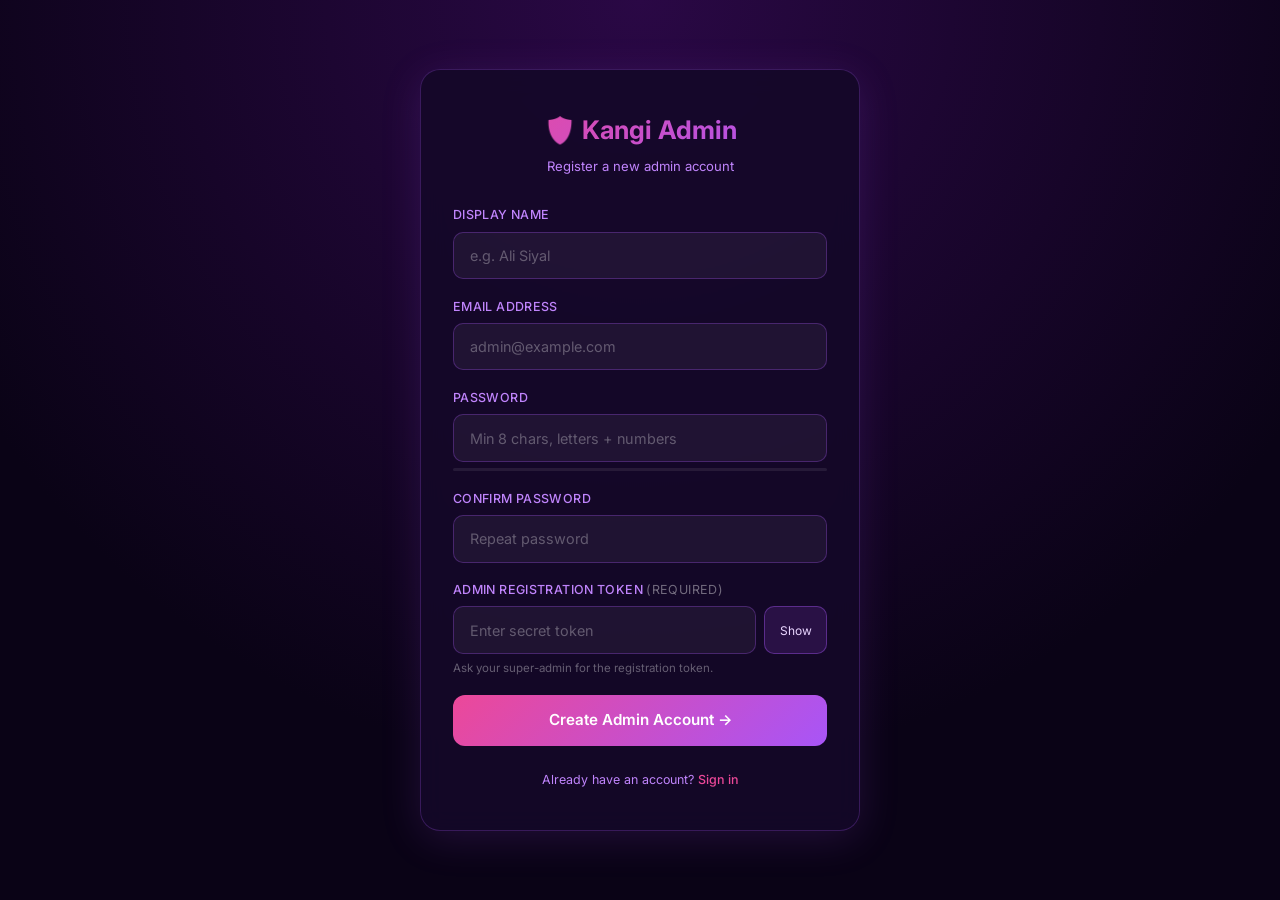
<file: rgr.html>
<!DOCTYPE html>
<html lang="en" data-theme="dark">
<head>
  <meta charset="UTF-8" />
  <meta name="viewport" content="width=device-width, initial-scale=1.0" />
  <title>Register Admin — Kangi Dashboard</title>
  <link rel="preconnect" href="https://fonts.googleapis.com" />
  <link href="https://fonts.googleapis.com/css2?family=Inter:wght@300;400;500;600;700&display=swap" rel="stylesheet" />
  <link rel="stylesheet" href="styles.css" />
  <style>
    /* ── Page layout ── */
    .rgr-wrap {
      min-height: 100vh;
      display: flex;
      align-items: center;
      justify-content: center;
      padding: 2rem 1rem;
    }

    .rgr-card {
      background: rgba(20, 8, 40, 0.90);
      border: 1px solid rgba(168,85,247,0.25);
      border-radius: 20px;
      padding: 2.5rem 2rem;
      width: 100%;
      max-width: 440px;
      box-shadow: 0 8px 40px rgba(168,85,247,0.15);
      backdrop-filter: blur(12px);
    }

    .rgr-logo {
      text-align: center;
      margin-bottom: 1.8rem;
    }
    .rgr-logo h1 {
      font-size: 1.6rem;
      font-weight: 700;
      background: linear-gradient(135deg, #ec4899, #a855f7);
      -webkit-background-clip: text;
      -webkit-text-fill-color: transparent;
      background-clip: text;
      margin: 0 0 0.3rem;
    }
    .rgr-logo p {
      font-size: 0.82rem;
      color: var(--text-3);
      margin: 0;
    }

    /* ── Form ── */
    .rgr-form .field {
      margin-bottom: 1.1rem;
    }
    .rgr-form label {
      display: block;
      font-size: 0.78rem;
      font-weight: 500;
      color: var(--text-3);
      margin-bottom: 0.4rem;
      letter-spacing: 0.03em;
      text-transform: uppercase;
    }
    .rgr-form input {
      width: 100%;
      background: rgba(255,255,255,0.05);
      border: 1px solid rgba(168,85,247,0.3);
      border-radius: 10px;
      padding: 0.7rem 1rem;
      font-size: 0.9rem;
      color: var(--text);
      outline: none;
      transition: border-color 0.2s, box-shadow 0.2s;
      box-sizing: border-box;
    }
    .rgr-form input:focus {
      border-color: rgba(236,72,153,0.7);
      box-shadow: 0 0 0 3px rgba(236,72,153,0.12);
    }
    .rgr-form input::placeholder { color: rgba(255,255,255,0.3); }

    /* ── Token field ── */
    .token-row {
      display: flex;
      gap: 0.5rem;
    }
    .token-row input { flex: 1; }
    .token-row button {
      background: rgba(168,85,247,0.15);
      border: 1px solid rgba(168,85,247,0.4);
      border-radius: 10px;
      color: var(--text-2);
      font-size: 0.75rem;
      padding: 0 0.9rem;
      cursor: pointer;
      white-space: nowrap;
      transition: background 0.2s;
    }
    .token-row button:hover { background: rgba(168,85,247,0.3); }

    /* ── Strength bar ── */
    .strength-bar {
      height: 3px;
      border-radius: 2px;
      margin-top: 0.4rem;
      background: rgba(255,255,255,0.08);
      overflow: hidden;
    }
    .strength-fill {
      height: 100%;
      border-radius: 2px;
      width: 0%;
      transition: width 0.3s, background 0.3s;
    }

    /* ── Submit ── */
    .rgr-submit {
      width: 100%;
      padding: 0.85rem;
      border-radius: 12px;
      border: none;
      background: linear-gradient(135deg, #ec4899, #a855f7);
      color: #fff;
      font-size: 0.95rem;
      font-weight: 600;
      cursor: pointer;
      margin-top: 0.5rem;
      transition: opacity 0.2s, transform 0.1s;
      display: flex;
      align-items: center;
      justify-content: center;
      gap: 0.5rem;
    }
    .rgr-submit:hover  { opacity: 0.9; }
    .rgr-submit:active { transform: scale(0.98); }
    .rgr-submit:disabled { opacity: 0.5; cursor: not-allowed; }

    /* ── Alert ── */
    .rgr-alert {
      border-radius: 10px;
      padding: 0.7rem 1rem;
      font-size: 0.82rem;
      margin-bottom: 1.1rem;
      display: none;
    }
    .rgr-alert.show  { display: block; }
    .rgr-alert.error   { background: rgba(239,68,68,0.15); border: 1px solid rgba(239,68,68,0.4); color: #fca5a5; }
    .rgr-alert.success { background: rgba(16,185,129,0.15); border: 1px solid rgba(16,185,129,0.4); color: #6ee7b7; }
    .rgr-alert.info    { background: rgba(168,85,247,0.12); border: 1px solid rgba(168,85,247,0.3); color: var(--text-3); }

    /* ── Loader ── */
    .btn-loader {
      width: 16px; height: 16px;
      border: 2px solid rgba(255,255,255,0.3);
      border-top-color: #fff;
      border-radius: 50%;
      animation: spin 0.7s linear infinite;
      display: none;
    }
    .rgr-submit.loading .btn-loader { display: block; }
    .rgr-submit.loading .btn-text   { display: none; }

    @keyframes spin { to { transform: rotate(360deg); } }

    /* ── Footer ── */
    .rgr-footer {
      text-align: center;
      margin-top: 1.5rem;
      font-size: 0.78rem;
      color: var(--text-3);
    }
    .rgr-footer a {
      color: var(--pink);
      text-decoration: none;
      font-weight: 500;
    }
    .rgr-footer a:hover { text-decoration: underline; }

    /* ── Token hint ── */
    .hint { font-size: 0.72rem; color: rgba(255,255,255,0.35); margin-top: 0.3rem; }

    /* ── Success state ── */
    .success-screen {
      text-align: center;
      display: none;
    }
    .success-screen.show { display: block; }
    .success-icon {
      font-size: 3rem;
      margin-bottom: 1rem;
    }
    .success-screen h2 {
      font-size: 1.3rem;
      font-weight: 600;
      margin: 0 0 0.5rem;
    }
    .success-screen p {
      font-size: 0.85rem;
      color: var(--text-2);
      margin: 0 0 1.5rem;
    }
  </style>
</head>
<body>
  <div class="rgr-wrap">
    <div class="rgr-card">

      <!-- Logo / Title -->
      <div class="rgr-logo">
        <h1>🛡️ Kangi Admin</h1>
        <p>Register a new admin account</p>
      </div>

      <!-- Alert -->
      <div id="rgrAlert" class="rgr-alert"></div>

      <!-- Registration Form -->
      <form id="rgrForm" class="rgr-form" autocomplete="off">

        <div class="field">
          <label for="rgrName">Display Name</label>
          <input id="rgrName" type="text" placeholder="e.g. Ali Siyal" required />
        </div>

        <div class="field">
          <label for="rgrEmail">Email Address</label>
          <input id="rgrEmail" type="email" placeholder="admin@example.com" required />
        </div>

        <div class="field">
          <label for="rgrPass">Password</label>
          <input id="rgrPass" type="password" placeholder="Min 8 chars, letters + numbers" required />
          <div class="strength-bar"><div id="strengthFill" class="strength-fill"></div></div>
        </div>

        <div class="field">
          <label for="rgrConfirm">Confirm Password</label>
          <input id="rgrConfirm" type="password" placeholder="Repeat password" required />
        </div>

        <div class="field">
          <label for="rgrToken">Admin Registration Token <span style="color:rgba(255,255,255,0.4);font-weight:400;">(required)</span></label>
          <div class="token-row">
            <input id="rgrToken" type="password" placeholder="Enter secret token" required />
            <button type="button" id="toggleToken">Show</button>
          </div>
          <div class="hint">Ask your super-admin for the registration token.</div>
        </div>

        <button type="submit" class="rgr-submit" id="rgrBtn">
          <div class="btn-loader"></div>
          <span class="btn-text">Create Admin Account →</span>
        </button>
      </form>

      <!-- Success screen (shown after registration) -->
      <div id="successScreen" class="success-screen">
        <div class="success-icon">✅</div>
        <h2>Admin Account Created!</h2>
        <p id="successMsg">Your account has been registered and granted admin access.</p>
        <a href="index.html" class="rgr-submit" style="text-decoration:none;">Go to Dashboard →</a>
      </div>

      <div class="rgr-footer">
        Already have an account? <a href="index.html">Sign in</a>
      </div>
    </div>
  </div>

  <script>
    /* ================================================================
       rgr.html — Admin Registration Page
       Accessible at: http://localhost:8080/rgr.html

       Security model:
         - Requires a REGISTRATION_TOKEN that only you know
         - Token is compared client-side (suitable for local/trusted use)
         - After signup, grants is_admin = true via Supabase RPC
         - For production: move token check to a Supabase Edge Function
       ================================================================ */

    const SUPABASE_URL  = 'https://bfqwlcjflbybhltiflkt.supabase.co';
    const SUPABASE_ANON = 'eyJhbGciOiJIUzI1NiIsInR5cCI6IkpXVCJ9.eyJpc3MiOiJzdXBhYmFzZSIsInJlZiI6ImJmcXdsY2pmbGJ5YmhsdGlmbGt0Iiwicm9sZSI6ImFub24iLCJpYXQiOjE3OTQ4MTUyNjksImV4cCI6MjExMDM5MTI2OX0.0L2agSv5n9-5iXfcUavgJktXRfL1Hs8InvCW2N2YYbk';

    // ── Change this to your own secret token ──────────────────────
    // Anyone who knows this token can create an admin account.
    // Keep it private — share only with trusted team members.
    const REGISTRATION_TOKEN = 'kangi-admin-2024';
    // ─────────────────────────────────────────────────────────────

    const form        = document.getElementById('rgrForm');
    const btn         = document.getElementById('rgrBtn');
    const alert       = document.getElementById('rgrAlert');
    const successScr  = document.getElementById('successScreen');
    const successMsg  = document.getElementById('successMsg');
    const passInput   = document.getElementById('rgrPass');
    const toggleTok   = document.getElementById('toggleToken');
    const tokInput    = document.getElementById('rgrToken');
    const strengthFill= document.getElementById('strengthFill');

    /* ── Token visibility toggle ── */
    toggleTok.addEventListener('click', () => {
      const isHidden = tokInput.type === 'password';
      tokInput.type = isHidden ? 'text' : 'password';
      toggleTok.textContent = isHidden ? 'Hide' : 'Show';
    });

    /* ── Password strength indicator ── */
    passInput.addEventListener('input', () => {
      const v = passInput.value;
      let score = 0;
      if (v.length >= 8)  score++;
      if (/[A-Z]/.test(v)) score++;
      if (/[0-9]/.test(v)) score++;
      if (/[^A-Za-z0-9]/.test(v)) score++;

      const pct   = (score / 4) * 100;
      const color = score <= 1 ? '#ef4444' : score === 2 ? '#f59e0b' : score === 3 ? '#a855f7' : '#10b981';
      strengthFill.style.width    = pct + '%';
      strengthFill.style.background = color;
    });

    /* ── Alert helpers ── */
    function showAlert(msg, type) {
      alert.textContent = msg;
      alert.className   = 'rgr-alert show ' + type;
    }
    function hideAlert() {
      alert.className = 'rgr-alert';
    }

    /* ── Loading state ── */
    function setLoading(on) {
      btn.disabled = on;
      btn.classList.toggle('loading', on);
    }

    /* ── Supabase helpers ── */
    async function supaPost(path, body, token) {
      const headers = { 'Content-Type': 'application/json', 'apikey': SUPABASE_ANON };
      if (token) headers['Authorization'] = 'Bearer ' + token;
      const res = await fetch(SUPABASE_URL + path, {
        method: 'POST', headers, body: JSON.stringify(body)
      });
      const json = await res.json().catch(() => ({}));
      if (!res.ok) throw new Error(json.error_description || json.message || json.msg || ('HTTP ' + res.status));
      return json;
    }

    async function supaGet(path, token) {
      const res = await fetch(SUPABASE_URL + path, {
        headers: { 'apikey': SUPABASE_ANON, 'Authorization': 'Bearer ' + token }
      });
      return res.json().catch(() => ([]));
    }

    async function supaPatch(path, body, token) {
      const res = await fetch(SUPABASE_URL + '/rest/v1' + path, {
        method: 'PATCH',
        headers: {
          'Content-Type': 'application/json',
          'apikey': SUPABASE_ANON,
          'Authorization': 'Bearer ' + token,
          'Prefer': 'return=minimal'
        },
        body: JSON.stringify(body)
      });
      return res.ok;
    }

    /* ── Form submit ── */
    form.addEventListener('submit', async (e) => {
      e.preventDefault();
      hideAlert();

      const name    = document.getElementById('rgrName').value.trim();
      const email   = document.getElementById('rgrEmail').value.trim();
      const pass    = document.getElementById('rgrPass').value;
      const confirm = document.getElementById('rgrConfirm').value;
      const token   = document.getElementById('rgrToken').value.trim();

      /* ── Validation ── */
      if (!name)                      return showAlert('Please enter your display name.',          'error');
      if (!email || !email.includes('@')) return showAlert('Please enter a valid email address.', 'error');
      if (pass.length < 8)            return showAlert('Password must be at least 8 characters.', 'error');
      if (!/[A-Za-z]/.test(pass) || !/[0-9]/.test(pass))
        return showAlert('Password must contain letters and numbers.', 'error');
      if (pass !== confirm)           return showAlert('Passwords do not match.',                  'error');
      if (!token)                     return showAlert('Registration token is required.',           'error');
      // Token is validated server-side by register_as_admin() RPC — not checked here
      // so it's never exposed in browser source code.

      setLoading(true);
      showAlert('Creating account…', 'info');

      try {
        /* Step 1: Signup */
        const signupRes = await supaPost('/auth/v1/signup', {
          email,
          password: pass,
          data: { display_name: name }
        });

        const userId = signupRes.user?.id || signupRes.id;
        if (!userId) throw new Error('Signup failed — no user ID returned.');

        /* Step 2: Login immediately — works when email confirmation is OFF */
        let accessToken = signupRes.access_token;
        if (!accessToken) {
          showAlert('Logging in…', 'info');
          const loginRes = await supaPost('/auth/v1/token?grant_type=password', {
            email, password: pass
          });
          accessToken = loginRes.access_token;
          if (!accessToken) {
            throw new Error(
              'Email confirmation is required. ' +
              'Go to Supabase → Authentication → Email and turn OFF "Confirm email", then try again.'
            );
          }
        }

        /* Step 3: Grant admin via server-side RPC (bypasses column-level security) */
        showAlert('Granting admin access…', 'info');
        const rpcRes = await fetch(SUPABASE_URL + '/rest/v1/rpc/register_as_admin', {
          method: 'POST',
          headers: {
            'Content-Type': 'application/json',
            'apikey': SUPABASE_ANON,
            'Authorization': 'Bearer ' + accessToken
          },
          body: JSON.stringify({ reg_token: REGISTRATION_TOKEN })
        });
        const rpcData = await rpcRes.json().catch(() => ({}));

        if (!rpcRes.ok || rpcData?.success === false) {
          throw new Error(rpcData?.error || rpcData?.message || 'Failed to grant admin access.');
        }

        /* Step 4: Verify is_admin was set */
        const profile = await supaGet('/rest/v1/profiles?id=eq.' + userId + '&select=is_admin', accessToken);
        const isAdmin = Array.isArray(profile) && profile[0]?.is_admin === true;

        /* ── Success ── */
        form.style.display = 'none';
        successMsg.textContent = isAdmin
          ? `Admin account created for ${email}. You can now sign in to the dashboard.`
          : `Account created but admin grant failed. Run: UPDATE profiles SET is_admin=true WHERE id='${userId}'; in SQL Editor.`;
        successScr.classList.add('show');

      } catch (err) {
        showAlert(err.message || 'Registration failed. Please try again.', 'error');
      } finally {
        setLoading(false);
      }
    });
  </script>
</body>
</html>
</file>
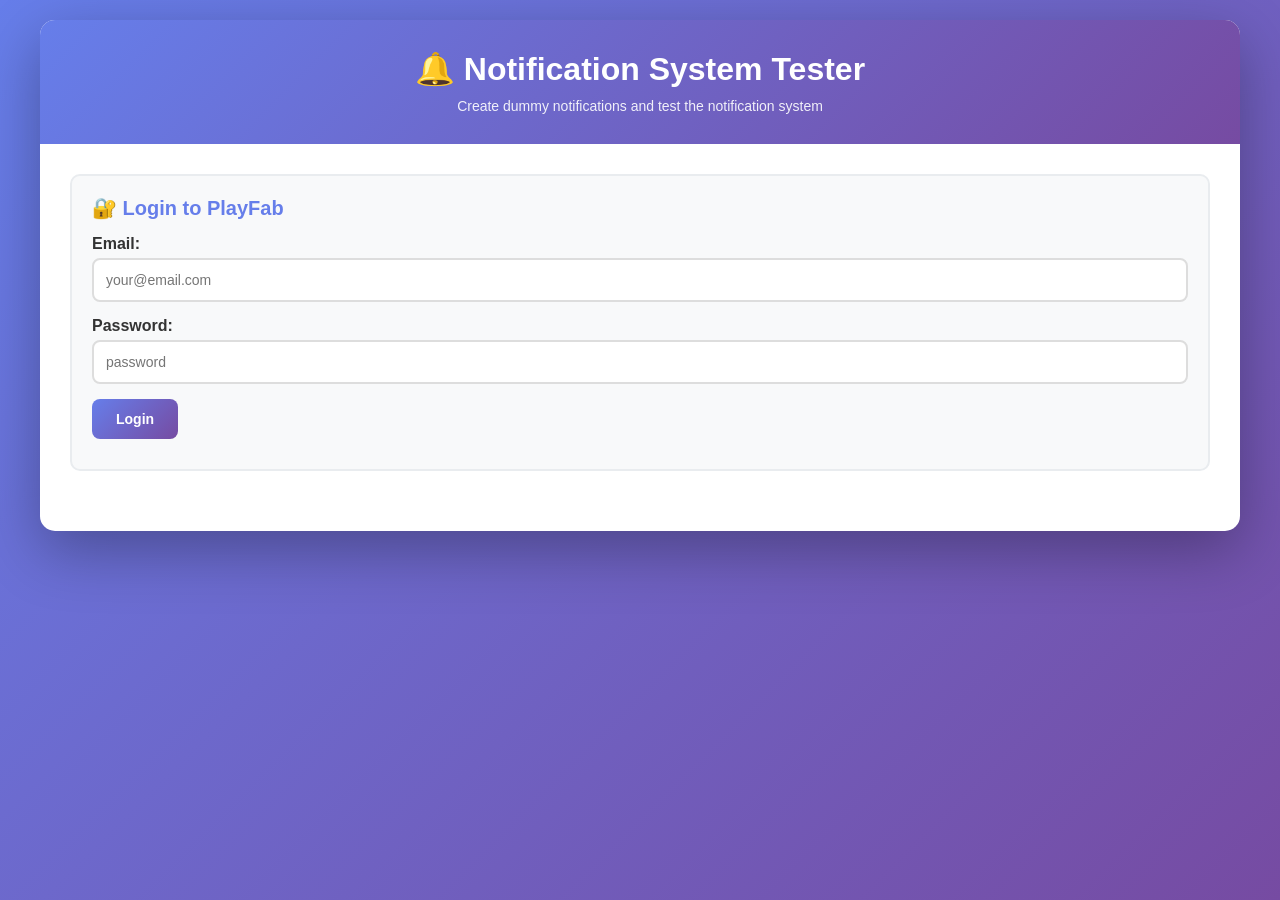
<file: test-dummy-notifications.html>
<!DOCTYPE html>
<html lang="en">
<head>
    <meta charset="UTF-8">
    <meta name="viewport" content="width=device-width, initial-scale=1.0">
    <title>Notification System Tester - Dummy Notifications</title>
    <script src="https://download.playfab.com/PlayFabClientApi.js"></script>
    <style>
        * {
            margin: 0;
            padding: 0;
            box-sizing: border-box;
        }

        body {
            font-family: 'Segoe UI', Tahoma, Geneva, Verdana, sans-serif;
            background: linear-gradient(135deg, #667eea 0%, #764ba2 100%);
            min-height: 100vh;
            padding: 20px;
        }

        .container {
            max-width: 1200px;
            margin: 0 auto;
            background: white;
            border-radius: 15px;
            box-shadow: 0 20px 60px rgba(0, 0, 0, 0.3);
            overflow: hidden;
        }

        .header {
            background: linear-gradient(135deg, #667eea 0%, #764ba2 100%);
            color: white;
            padding: 30px;
            text-align: center;
        }

        .header h1 {
            font-size: 32px;
            margin-bottom: 10px;
        }

        .header p {
            opacity: 0.9;
            font-size: 14px;
        }

        .content {
            padding: 30px;
        }

        .section {
            margin-bottom: 30px;
            padding: 20px;
            background: #f8f9fa;
            border-radius: 10px;
            border: 2px solid #e9ecef;
        }

        .section h2 {
            color: #667eea;
            margin-bottom: 15px;
            font-size: 20px;
        }

        .form-group {
            margin-bottom: 15px;
        }

        label {
            display: block;
            margin-bottom: 5px;
            font-weight: 600;
            color: #333;
        }

        input[type="text"],
        input[type="email"],
        select,
        textarea {
            width: 100%;
            padding: 12px;
            border: 2px solid #ddd;
            border-radius: 8px;
            font-size: 14px;
            transition: border-color 0.3s;
        }

        input:focus,
        select:focus,
        textarea:focus {
            outline: none;
            border-color: #667eea;
        }

        textarea {
            resize: vertical;
            min-height: 60px;
        }

        .btn {
            padding: 12px 24px;
            border: none;
            border-radius: 8px;
            font-size: 14px;
            font-weight: 600;
            cursor: pointer;
            transition: all 0.3s;
            margin-right: 10px;
            margin-bottom: 10px;
        }

        .btn-primary {
            background: linear-gradient(135deg, #667eea 0%, #764ba2 100%);
            color: white;
        }

        .btn-primary:hover {
            transform: translateY(-2px);
            box-shadow: 0 5px 15px rgba(102, 126, 234, 0.4);
        }

        .btn-success {
            background: #28a745;
            color: white;
        }

        .btn-success:hover {
            background: #218838;
        }

        .btn-danger {
            background: #dc3545;
            color: white;
        }

        .btn-danger:hover {
            background: #c82333;
        }

        .btn-warning {
            background: #ffc107;
            color: #000;
        }

        .btn-warning:hover {
            background: #e0a800;
        }

        .btn-info {
            background: #17a2b8;
            color: white;
        }

        .btn-info:hover {
            background: #138496;
        }

        .quick-buttons {
            display: grid;
            grid-template-columns: repeat(auto-fit, minmax(200px, 1fr));
            gap: 10px;
            margin-top: 15px;
        }

        .status {
            padding: 15px;
            border-radius: 8px;
            margin-top: 15px;
            font-size: 14px;
        }

        .status.success {
            background: #d4edda;
            color: #155724;
            border: 1px solid #c3e6cb;
        }

        .status.error {
            background: #f8d7da;
            color: #721c24;
            border: 1px solid #f5c6cb;
        }

        .status.info {
            background: #d1ecf1;
            color: #0c5460;
            border: 1px solid #bee5eb;
        }

        .notification-list {
            max-height: 400px;
            overflow-y: auto;
            margin-top: 15px;
        }

        .notification-item {
            background: white;
            padding: 15px;
            margin-bottom: 10px;
            border-radius: 8px;
            border-left: 4px solid #667eea;
            box-shadow: 0 2px 4px rgba(0, 0, 0, 0.1);
        }

        .notification-item.ban {
            border-left-color: #dc3545;
        }

        .notification-item.unban {
            border-left-color: #28a745;
        }

        .notification-item.audio_approved {
            border-left-color: #28a745;
        }

        .notification-item.audio_deleted {
            border-left-color: #dc3545;
        }

        .notification-item.admin_granted {
            border-left-color: #ffc107;
        }

        .notification-item.admin_revoked {
            border-left-color: #6c757d;
        }

        .notification-title {
            font-weight: 700;
            color: #333;
            margin-bottom: 5px;
            font-size: 16px;
        }

        .notification-message {
            color: #666;
            margin-bottom: 8px;
            line-height: 1.5;
        }

        .notification-meta {
            font-size: 12px;
            color: #999;
            display: flex;
            justify-content: space-between;
            align-items: center;
        }

        .notification-type {
            display: inline-block;
            padding: 3px 8px;
            border-radius: 4px;
            font-size: 11px;
            font-weight: 600;
            text-transform: uppercase;
        }

        .type-ban {
            background: #dc3545;
            color: white;
        }

        .type-unban {
            background: #28a745;
            color: white;
        }

        .type-audio_approved {
            background: #28a745;
            color: white;
        }

        .type-audio_deleted {
            background: #dc3545;
            color: white;
        }

        .type-admin_granted {
            background: #ffc107;
            color: #000;
        }

        .type-admin_revoked {
            background: #6c757d;
            color: white;
        }

        .stats {
            display: grid;
            grid-template-columns: repeat(auto-fit, minmax(150px, 1fr));
            gap: 15px;
            margin-top: 15px;
        }

        .stat-card {
            background: white;
            padding: 15px;
            border-radius: 8px;
            text-align: center;
            box-shadow: 0 2px 4px rgba(0, 0, 0, 0.1);
        }

        .stat-value {
            font-size: 32px;
            font-weight: 700;
            color: #667eea;
        }

        .stat-label {
            font-size: 12px;
            color: #666;
            text-transform: uppercase;
            margin-top: 5px;
        }

        .loading {
            display: inline-block;
            width: 20px;
            height: 20px;
            border: 3px solid rgba(255, 255, 255, 0.3);
            border-radius: 50%;
            border-top-color: white;
            animation: spin 1s linear infinite;
        }

        @keyframes spin {
            to { transform: rotate(360deg); }
        }

        .hidden {
            display: none;
        }
    </style>
</head>
<body>
    <div class="container">
        <div class="header">
            <h1>🔔 Notification System Tester</h1>
            <p>Create dummy notifications and test the notification system</p>
        </div>

        <div class="content">
            <!-- Login Section -->
            <div class="section" id="loginSection">
                <h2>🔐 Login to PlayFab</h2>
                <div class="form-group">
                    <label>Email:</label>
                    <input type="email" id="loginEmail" placeholder="your@email.com">
                </div>
                <div class="form-group">
                    <label>Password:</label>
                    <input type="text" id="loginPassword" placeholder="password">
                </div>
                <button class="btn btn-primary" onclick="login()">Login</button>
                <div id="loginStatus"></div>
            </div>

            <!-- Create Dummy Notification Section -->
            <div class="section hidden" id="createSection">
                <h2>➕ Create Dummy Notification</h2>
                
                <div class="form-group">
                    <label>Target PlayFab ID:</label>
                    <input type="text" id="targetPlayFabId" placeholder="Leave empty to use your own ID">
                    <small style="color: #666;">Leave empty to send to yourself</small>
                </div>

                <div class="form-group">
                    <label>Notification Type:</label>
                    <select id="notificationType">
                        <option value="ban">Ban</option>
                        <option value="unban">Unban</option>
                        <option value="audio_approved">Audio Approved</option>
                        <option value="audio_deleted">Audio Deleted</option>
                        <option value="admin_granted">Admin Granted</option>
                        <option value="admin_revoked">Admin Revoked</option>
                        <option value="info">Info</option>
                        <option value="warning">Warning</option>
                        <option value="success">Success</option>
                    </select>
                </div>

                <div class="form-group">
                    <label>Title:</label>
                    <input type="text" id="notificationTitle" placeholder="Notification Title">
                </div>

                <div class="form-group">
                    <label>Message:</label>
                    <textarea id="notificationMessage" placeholder="Notification message..."></textarea>
                </div>

                <button class="btn btn-primary" onclick="createDummyNotification()">Create Notification</button>

                <div class="quick-buttons">
                    <button class="btn btn-danger" onclick="quickNotification('ban')">Quick: Ban</button>
                    <button class="btn btn-success" onclick="quickNotification('unban')">Quick: Unban</button>
                    <button class="btn btn-success" onclick="quickNotification('audio_approved')">Quick: Song Approved</button>
                    <button class="btn btn-danger" onclick="quickNotification('audio_deleted')">Quick: Song Deleted</button>
                    <button class="btn btn-warning" onclick="quickNotification('admin_granted')">Quick: Admin Granted</button>
                    <button class="btn btn-info" onclick="quickNotification('admin_revoked')">Quick: Admin Revoked</button>
                </div>

                <div id="createStatus"></div>
            </div>

            <!-- View Notifications Section -->
            <div class="section hidden" id="viewSection">
                <h2>📋 Your Notifications</h2>
                <button class="btn btn-primary" onclick="loadNotifications()">Refresh Notifications</button>
                <button class="btn btn-danger" onclick="clearAllNotifications()">Clear All</button>

                <div class="stats">
                    <div class="stat-card">
                        <div class="stat-value" id="totalCount">0</div>
                        <div class="stat-label">Total</div>
                    </div>
                    <div class="stat-card">
                        <div class="stat-value" id="unreadCount">0</div>
                        <div class="stat-label">Unread</div>
                    </div>
                    <div class="stat-card">
                        <div class="stat-value" id="banCount">0</div>
                        <div class="stat-label">Bans</div>
                    </div>
                    <div class="stat-card">
                        <div class="stat-value" id="approvedCount">0</div>
                        <div class="stat-label">Approved</div>
                    </div>
                </div>

                <div class="notification-list" id="notificationList"></div>
                <div id="viewStatus"></div>
            </div>
        </div>
    </div>

    <script>
        const TITLE_ID = "182E5E";
        let currentPlayFabId = null;

        PlayFab.settings.titleId = TITLE_ID;

        function showStatus(elementId, message, type = 'info') {
            const el = document.getElementById(elementId);
            el.className = `status ${type}`;
            el.innerHTML = message;
            el.style.display = 'block';
        }

        function login() {
            const email = document.getElementById('loginEmail').value;
            const password = document.getElementById('loginPassword').value;

            if (!email || !password) {
                showStatus('loginStatus', 'Please enter email and password', 'error');
                return;
            }

            showStatus('loginStatus', 'Logging in...', 'info');

            PlayFab.ClientApi.LoginWithEmailAddress({
                TitleId: TITLE_ID,
                Email: email,
                Password: password
            }, function(result) {
                currentPlayFabId = result.data.PlayFabId;
                showStatus('loginStatus', `✓ Logged in successfully! PlayFab ID: ${currentPlayFabId}`, 'success');
                
                document.getElementById('loginSection').classList.add('hidden');
                document.getElementById('createSection').classList.remove('hidden');
                document.getElementById('viewSection').classList.remove('hidden');
                
                loadNotifications();
            }, function(error) {
                showStatus('loginStatus', `✗ Login failed: ${error.errorMessage}`, 'error');
            });
        }

        function createDummyNotification() {
            const targetId = document.getElementById('targetPlayFabId').value || currentPlayFabId;
            const type = document.getElementById('notificationType').value;
            const title = document.getElementById('notificationTitle').value;
            const message = document.getElementById('notificationMessage').value;

            if (!title || !message) {
                showStatus('createStatus', 'Please enter title and message', 'error');
                return;
            }

            showStatus('createStatus', 'Creating notification...', 'info');

            // Create notification directly via UpdateUserData
            PlayFab.ClientApi.GetUserData({
                PlayFabId: targetId,
                Keys: ["Notifications"]
            }, function(getUserResult) {
                let notifications = [];
                
                if (getUserResult.data.Data && getUserResult.data.Data.Notifications) {
                    try {
                        notifications = JSON.parse(getUserResult.data.Data.Notifications.Value);
                    } catch (e) {
                        console.error("Parse error:", e);
                    }
                }

                // Create new notification
                const newNotif = {
                    id: "notif_" + Date.now() + "_" + Math.random().toString(36).substr(2, 9),
                    title: title,
                    message: message,
                    type: type,
                    data: {
                        testMode: true,
                        createdBy: "TestPage",
                        timestamp: new Date().toISOString()
                    },
                    read: false,
                    createdAt: new Date().toISOString()
                };

                // Add to beginning
                notifications.unshift(newNotif);

                // Keep max 50
                if (notifications.length > 50) {
                    notifications = notifications.slice(0, 50);
                }

                // Save back
                PlayFab.ClientApi.UpdateUserData({
                    Data: {
                        Notifications: JSON.stringify(notifications)
                    }
                }, function(updateResult) {
                    showStatus('createStatus', '✓ Notification created successfully!', 'success');
                    
                    // Clear form
                    document.getElementById('notificationTitle').value = '';
                    document.getElementById('notificationMessage').value = '';
                    
                    // Reload notifications
                    setTimeout(() => loadNotifications(), 500);
                }, function(updateError) {
                    showStatus('createStatus', `✗ Update Error: ${updateError.errorMessage}`, 'error');
                });

            }, function(error) {
                showStatus('createStatus', `✗ Get Error: ${error.errorMessage}`, 'error');
            });
        }

        function quickNotification(type) {
            const templates = {
                ban: {
                    title: "Account Suspended",
                    message: "Your account has been suspended due to violation of terms of service."
                },
                unban: {
                    title: "Account Restored",
                    message: "Your account suspension has been lifted. Welcome back!"
                },
                audio_approved: {
                    title: "Song Approved!",
                    message: "Your song 'Test Track' has been approved and is now live!"
                },
                audio_deleted: {
                    title: "Song Removed",
                    message: "Your song 'Test Track' has been removed from the platform."
                },
                admin_granted: {
                    title: "Admin Access Granted",
                    message: "You have been granted admin privileges on the platform."
                },
                admin_revoked: {
                    title: "Admin Access Revoked",
                    message: "Your admin privileges have been revoked."
                }
            };

            const template = templates[type];
            document.getElementById('notificationType').value = type;
            document.getElementById('notificationTitle').value = template.title;
            document.getElementById('notificationMessage').value = template.message;

            createDummyNotification();
        }

        function loadNotifications() {
            showStatus('viewStatus', 'Loading notifications...', 'info');

            PlayFab.ClientApi.GetUserData({
                Keys: ["Notifications"]
            }, function(result) {
                if (result.data.Data && result.data.Data.Notifications) {
                    const notifications = JSON.parse(result.data.Data.Notifications.Value);
                    displayNotifications(notifications);
                    showStatus('viewStatus', `✓ Loaded ${notifications.length} notifications`, 'success');
                } else {
                    displayNotifications([]);
                    showStatus('viewStatus', 'No notifications found', 'info');
                }
            }, function(error) {
                showStatus('viewStatus', `✗ Error: ${error.errorMessage}`, 'error');
            });
        }

        function displayNotifications(notifications) {
            const listEl = document.getElementById('notificationList');
            
            if (notifications.length === 0) {
                listEl.innerHTML = '<p style="text-align: center; color: #999; padding: 20px;">No notifications yet</p>';
                updateStats(notifications);
                return;
            }

            listEl.innerHTML = notifications.map(notif => `
                <div class="notification-item ${notif.type}">
                    <div class="notification-title">${notif.title}</div>
                    <div class="notification-message">${notif.message}</div>
                    <div class="notification-meta">
                        <span>
                            <span class="notification-type type-${notif.type}">${notif.type}</span>
                            ${!notif.read ? '<span style="color: #667eea; font-weight: 600; margin-left: 8px;">● NEW</span>' : ''}
                        </span>
                        <span>${new Date(notif.createdAt).toLocaleString()}</span>
                    </div>
                </div>
            `).join('');

            updateStats(notifications);
        }

        function updateStats(notifications) {
            document.getElementById('totalCount').textContent = notifications.length;
            document.getElementById('unreadCount').textContent = notifications.filter(n => !n.read).length;
            document.getElementById('banCount').textContent = notifications.filter(n => n.type === 'ban').length;
            document.getElementById('approvedCount').textContent = notifications.filter(n => n.type === 'audio_approved').length;
        }

        function clearAllNotifications() {
            if (!confirm('Are you sure you want to clear all notifications?')) {
                return;
            }

            showStatus('viewStatus', 'Clearing notifications...', 'info');

            PlayFab.ClientApi.UpdateUserData({
                Data: {
                    Notifications: JSON.stringify([])
                }
            }, function(result) {
                showStatus('viewStatus', '✓ All notifications cleared', 'success');
                displayNotifications([]);
            }, function(error) {
                showStatus('viewStatus', `✗ Error: ${error.errorMessage}`, 'error');
            });
        }
    </script>
</body>
</html>
</file>
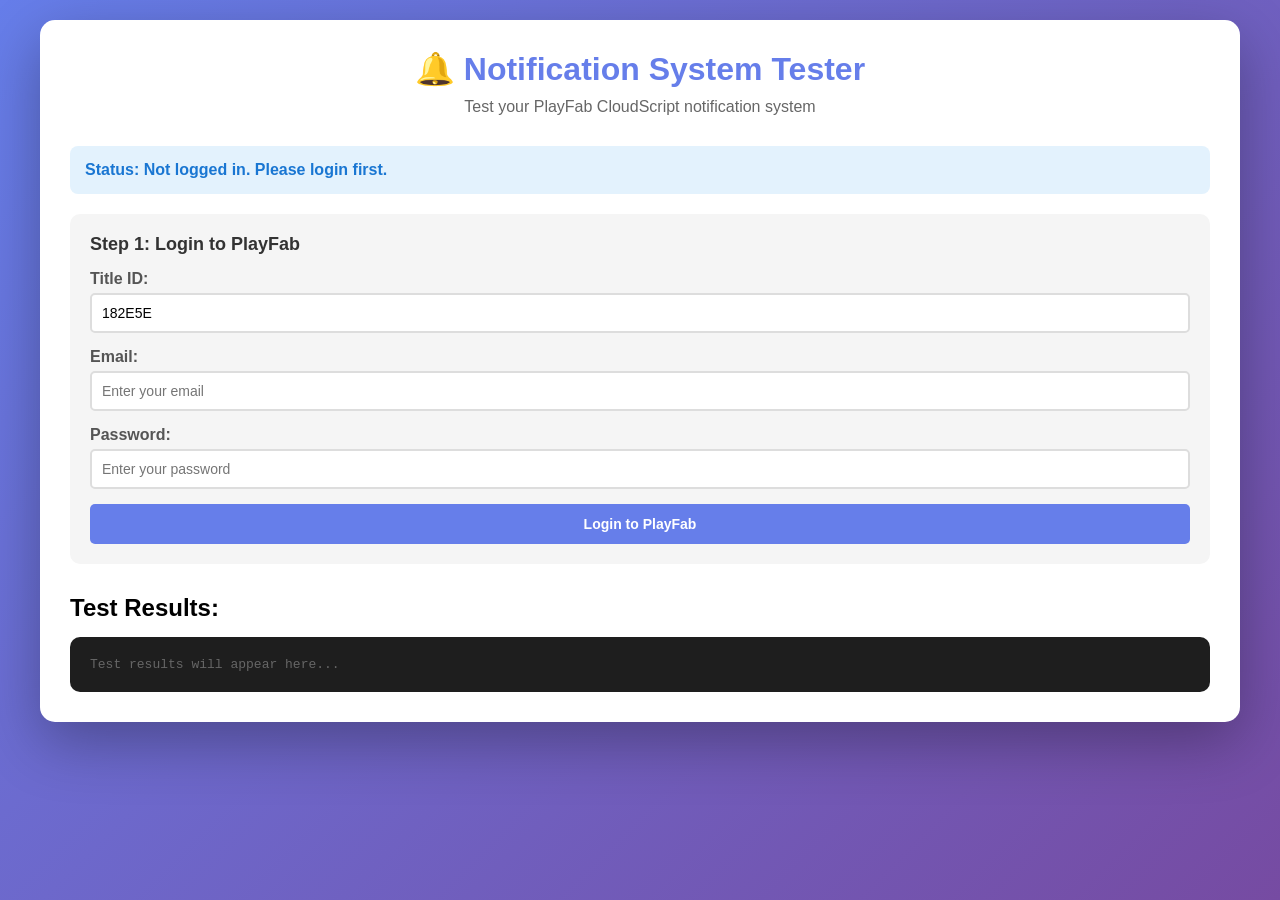
<file: test-notifications.html>
<!DOCTYPE html>
<html lang="en">
<head>
    <meta charset="UTF-8">
    <meta name="viewport" content="width=device-width, initial-scale=1.0">
    <title>Notification System Tester</title>
    <script src="https://download.playfab.com/PlayFabClientApi.js"></script>
    <style>
        * {
            margin: 0;
            padding: 0;
            box-sizing: border-box;
        }
        
        body {
            font-family: 'Segoe UI', Tahoma, Geneva, Verdana, sans-serif;
            background: linear-gradient(135deg, #667eea 0%, #764ba2 100%);
            min-height: 100vh;
            padding: 20px;
        }
        
        .container {
            max-width: 1200px;
            margin: 0 auto;
            background: white;
            border-radius: 15px;
            box-shadow: 0 20px 60px rgba(0,0,0,0.3);
            padding: 30px;
        }
        
        h1 {
            color: #667eea;
            margin-bottom: 10px;
            text-align: center;
        }
        
        .subtitle {
            text-align: center;
            color: #666;
            margin-bottom: 30px;
        }
        
        .status {
            padding: 15px;
            border-radius: 8px;
            margin-bottom: 20px;
            font-weight: bold;
        }
        
        .status.info { background: #e3f2fd; color: #1976d2; }
        .status.success { background: #e8f5e9; color: #388e3c; }
        .status.error { background: #ffebee; color: #d32f2f; }
        .status.warning { background: #fff3e0; color: #f57c00; }
        
        .login-section {
            background: #f5f5f5;
            padding: 20px;
            border-radius: 10px;
            margin-bottom: 30px;
        }
        
        .login-section h2 {
            color: #333;
            margin-bottom: 15px;
            font-size: 18px;
        }
        
        .form-group {
            margin-bottom: 15px;
        }
        
        .form-group label {
            display: block;
            margin-bottom: 5px;
            font-weight: 600;
            color: #555;
        }
        
        .form-group input {
            width: 100%;
            padding: 10px;
            border: 2px solid #ddd;
            border-radius: 5px;
            font-size: 14px;
        }
        
        .form-group input:focus {
            outline: none;
            border-color: #667eea;
        }
        
        .test-grid {
            display: grid;
            grid-template-columns: repeat(auto-fit, minmax(250px, 1fr));
            gap: 15px;
            margin-bottom: 30px;
        }
        
        .test-card {
            background: #f9f9f9;
            padding: 20px;
            border-radius: 10px;
            border: 2px solid #e0e0e0;
            transition: all 0.3s;
        }
        
        .test-card:hover {
            transform: translateY(-3px);
            box-shadow: 0 5px 15px rgba(0,0,0,0.1);
        }
        
        .test-card h3 {
            color: #333;
            margin-bottom: 10px;
            font-size: 16px;
        }
        
        .test-card p {
            color: #666;
            font-size: 13px;
            margin-bottom: 15px;
        }
        
        button {
            width: 100%;
            padding: 12px;
            background: #667eea;
            color: white;
            border: none;
            border-radius: 5px;
            font-size: 14px;
            font-weight: 600;
            cursor: pointer;
            transition: all 0.3s;
        }
        
        button:hover {
            background: #5568d3;
            transform: translateY(-2px);
        }
        
        button:disabled {
            background: #ccc;
            cursor: not-allowed;
            transform: none;
        }
        
        .btn-danger {
            background: #f44336;
        }
        
        .btn-danger:hover {
            background: #d32f2f;
        }
        
        .btn-success {
            background: #4caf50;
        }
        
        .btn-success:hover {
            background: #388e3c;
        }
        
        .results {
            background: #1e1e1e;
            color: #00ff00;
            padding: 20px;
            border-radius: 10px;
            font-family: 'Courier New', monospace;
            font-size: 13px;
            max-height: 400px;
            overflow-y: auto;
            white-space: pre-wrap;
            word-wrap: break-word;
        }
        
        .results:empty::before {
            content: 'Test results will appear here...';
            color: #666;
        }
        
        .badge {
            display: inline-block;
            padding: 3px 8px;
            border-radius: 12px;
            font-size: 11px;
            font-weight: bold;
            margin-left: 5px;
        }
        
        .badge.passed { background: #4caf50; color: white; }
        .badge.failed { background: #f44336; color: white; }
        .badge.pending { background: #ff9800; color: white; }
    </style>
</head>
<body>
    <div class="container">
        <h1>🔔 Notification System Tester</h1>
        <p class="subtitle">Test your PlayFab CloudScript notification system</p>
        
        <div id="status" class="status info">
            Status: Not logged in. Please login first.
        </div>
        
        <div class="login-section" id="loginSection">
            <h2>Step 1: Login to PlayFab</h2>
            <div class="form-group">
                <label>Title ID:</label>
                <input type="text" id="titleId" value="182E5E" placeholder="Enter PlayFab Title ID">
            </div>
            <div class="form-group">
                <label>Email:</label>
                <input type="email" id="email" placeholder="Enter your email">
            </div>
            <div class="form-group">
                <label>Password:</label>
                <input type="password" id="password" placeholder="Enter your password">
            </div>
            <button onclick="login()" id="loginBtn">Login to PlayFab</button>
        </div>
        
        <div id="testsSection" style="display: none;">
            <h2 style="margin-bottom: 15px;">Step 2: Run Tests</h2>
            
            <div class="test-grid">
                <div class="test-card">
                    <h3>Test 1: Send Test <span class="badge pending" id="badge1">Pending</span></h3>
                    <p>Send a basic test notification</p>
                    <button onclick="runTest('sendTest', 1)">Run Test</button>
                </div>
                
                <div class="test-card">
                    <h3>Test 2: Check Storage <span class="badge pending" id="badge2">Pending</span></h3>
                    <p>Verify storage in PlayFab</p>
                    <button onclick="runTest('checkStorage', 2)">Run Test</button>
                </div>
                
                <div class="test-card">
                    <h3>Test 3: Get All <span class="badge pending" id="badge3">Pending</span></h3>
                    <p>Fetch all notifications</p>
                    <button onclick="runTest('getAll', 3)">Run Test</button>
                </div>
                
                <div class="test-card">
                    <h3>Test 4: Ban Notification <span class="badge pending" id="badge4">Pending</span></h3>
                    <p>Test ban notification</p>
                    <button onclick="runTest('testBan', 4)">Run Test</button>
                </div>
                
                <div class="test-card">
                    <h3>Test 5: Unban Notification <span class="badge pending" id="badge5">Pending</span></h3>
                    <p>Test unban notification</p>
                    <button onclick="runTest('testUnban', 5)">Run Test</button>
                </div>
                
                <div class="test-card">
                    <h3>Test 6: Audio Approve <span class="badge pending" id="badge6">Pending</span></h3>
                    <p>Test song approved notification</p>
                    <button onclick="runTest('testAudioApprove', 6)">Run Test</button>
                </div>
                
                <div class="test-card">
                    <h3>Test 7: Audio Delete <span class="badge pending" id="badge7">Pending</span></h3>
                    <p>Test song deleted notification</p>
                    <button onclick="runTest('testAudioDelete', 7)">Run Test</button>
                </div>
                
                <div class="test-card">
                    <h3>Test 8: Multiple <span class="badge pending" id="badge8">Pending</span></h3>
                    <p>Send 5 notifications</p>
                    <button onclick="runTest('sendMultiple', 8)">Run Test</button>
                </div>
            </div>
            
            <div style="display: grid; grid-template-columns: 1fr 1fr; gap: 15px; margin-bottom: 20px;">
                <button onclick="runAllTests()" class="btn-success">▶ Run All Tests</button>
                <button onclick="clearResults()" class="btn-danger">🗑️ Clear Results</button>
            </div>
        </div>
        
        <h2 style="margin: 30px 0 15px 0;">Test Results:</h2>
        <div id="results" class="results"></div>
    </div>
    
    <script>
        let playFabId = null;
        
        function login() {
            const titleId = document.getElementById('titleId').value;
            const email = document.getElementById('email').value;
            const password = document.getElementById('password').value;
            
            if (!titleId || !email || !password) {
                updateStatus('Please fill all fields', 'error');
                return;
            }
            
            PlayFab.settings.titleId = titleId;
            
            updateStatus('Logging in...', 'info');
            document.getElementById('loginBtn').disabled = true;
            
            PlayFab.ClientApi.LoginWithEmailAddress({
                Email: email,
                Password: password,
                TitleId: titleId
            }, onLoginSuccess, onLoginError);
        }
        
        function onLoginSuccess(result) {
            playFabId = result.data.PlayFabId;
            updateStatus(`✓ Logged in successfully! PlayFabId: ${playFabId}`, 'success');
            document.getElementById('loginSection').style.display = 'none';
            document.getElementById('testsSection').style.display = 'block';
            log(`✓ Login successful\nPlayFabId: ${playFabId}\nTitle: ${PlayFab.settings.titleId}`);
        }
        
        function onLoginError(error) {
            updateStatus(`✗ Login failed: ${error.errorMessage}`, 'error');
            document.getElementById('loginBtn').disabled = false;
            log(`✗ Login error: ${error.errorMessage}`);
        }
        
        function runTest(testType, badgeNum) {
            if (!playFabId) {
                updateStatus('Please login first!', 'error');
                return;
            }
            
            const params = testType === 'sendMultiple' 
                ? { testType: testType, count: 5 }
                : { testType: testType };
            
            log(`\n=== Running Test: ${testType} ===`);
            updateBadge(badgeNum, 'pending', 'Testing...');
            
            PlayFab.ClientApi.ExecuteCloudScript({
                FunctionName: "testNotificationSystem",
                FunctionParameter: params
            }, (result) => onTestSuccess(result, testType, badgeNum), 
               (error) => onTestError(error, testType, badgeNum));
        }
        
        function onTestSuccess(result, testType, badgeNum) {
            if (result.data.FunctionResult) {
                const res = result.data.FunctionResult;
                
                if (res.success) {
                    updateBadge(badgeNum, 'passed', '✓ Passed');
                    log(`✓ Test "${testType}" PASSED`);
                    log(`Response: ${JSON.stringify(res, null, 2)}`);
                } else {
                    updateBadge(badgeNum, 'failed', '✗ Failed');
                    log(`✗ Test "${testType}" FAILED`);
                    log(`Error: ${res.error || 'Unknown error'}`);
                }
            } else {
                updateBadge(badgeNum, 'failed', '✗ No Result');
                log(`✗ Test "${testType}" returned no result`);
            }
            
            // Log CloudScript logs
            if (result.data.Logs && result.data.Logs.length > 0) {
                log('\nCloudScript Logs:');
                result.data.Logs.forEach(logEntry => {
                    log(`  ${logEntry.Level}: ${logEntry.Message}`);
                });
            }
        }
        
        function onTestError(error, testType, badgeNum) {
            updateBadge(badgeNum, 'failed', '✗ Error');
            log(`✗ Test "${testType}" ERROR: ${error.errorMessage}`);
            updateStatus(`Test failed: ${error.errorMessage}`, 'error');
        }
        
        async function runAllTests() {
            updateStatus('Running all tests...', 'info');
            
            const tests = ['sendTest', 'checkStorage', 'getAll', 'testBan', 
                          'testUnban', 'testAudioApprove', 'testAudioDelete', 'sendMultiple'];
            
            for (let i = 0; i < tests.length; i++) {
                runTest(tests[i], i + 1);
                await sleep(1500); // Wait 1.5s between tests
            }
            
            updateStatus('All tests completed!', 'success');
        }
        
        function sleep(ms) {
            return new Promise(resolve => setTimeout(resolve, ms));
        }
        
        function updateStatus(message, type) {
            const status = document.getElementById('status');
            status.textContent = message;
            status.className = `status ${type}`;
        }
        
        function updateBadge(num, type, text) {
            const badge = document.getElementById(`badge${num}`);
            badge.className = `badge ${type}`;
            badge.textContent = text;
        }
        
        function log(message) {
            const results = document.getElementById('results');
            results.textContent += message + '\n';
            results.scrollTop = results.scrollHeight;
        }
        
        function clearResults() {
            document.getElementById('results').textContent = '';
            for (let i = 1; i <= 8; i++) {
                updateBadge(i, 'pending', 'Pending');
            }
            updateStatus('Results cleared', 'info');
        }
    </script>
</body>
</html>
</file>
<file: styles.css>
/* ============================================================
   KANGI NFT QR MANAGER — Dark Magenta & Electric Yellow Theme
   Design Palette & Glow Effects matching "Dance With Mii!" Theme
   ============================================================ */

/* ---- Color Tokens ---- */
:root {
  --bg: #0a0316;
  --bg-gradient: radial-gradient(circle at 50% 0%, #2a0845 0%, #0a0316 70%);
  --surface: #140828;
  --surface-2: #1b0c36;
  --surface-3: #251247;
  --border: rgba(236, 72, 153, 0.25);
  --border-2: rgba(236, 72, 153, 0.45);
  --border-glow: rgba(236, 72, 153, 0.5);
  --text: #ffffff;
  --text-2: #e9d5ff;
  --text-3: #c084fc;

  /* Buttons & Primary Accent: Vibrant Yellow */
  --primary: #ffe600;
  --primary-hover: #f5dc00;
  --primary-text: #0a0316;
  --primary-glow: rgba(255, 230, 0, 0.4);

  /* Neon Pink & Magenta Accent Glows */
  --pink: #ec4899;
  --pink-glow: rgba(236, 72, 154, 0);
  --purple: #a855f7;
  --purple-glow: rgba(168, 85, 247, 0.3);
  --teal: #22d3ee;
  --teal-glow: rgba(34, 211, 238, 0.25);
  --green: #4ade80;
  --green-glow: rgba(74, 222, 128, 0.25);
  --red: #f43f5e;
  --red-glow: rgba(244, 63, 94, 0.25);
  --amber: #f59e0b;

  --radius-sm: 0.5rem;
  --radius: 0.85rem;
  --radius-lg: 1.1rem;
  --radius-xl: 1.5rem;
  --shadow: 0 8px 32px rgba(0, 0, 0, 0.6), 0 0 20px rgba(236, 72, 153, 0.15);
  --shadow-lg: 0 16px 48px rgba(0, 0, 0, 0.8), 0 0 35px rgba(236, 72, 153, 0.25);
  --font: 'Inter', system-ui, sans-serif;
  --sidebar-w: 260px;
  --transition: 0.2s cubic-bezier(0.16, 1, 0.3, 1);
}

[data-theme="light"] {
  --bg: #120626;
  --bg-gradient: radial-gradient(circle at 50% 0%, #340c54 0%, #120626 70%);
  --surface: #1a0a33;
  --surface-2: #220f42;
  --surface-3: #2d1454;
  --border: rgba(236, 72, 153, 0.3);
  --border-2: rgba(236, 72, 153, 0.5);
  --text: #ffffff;
  --text-2: #f3e8ff;
  --text-3: #d8b4fe;
}

/* ---- Reset & Base ---- */
*,
*::before,
*::after {
  box-sizing: border-box;
  margin: 0;
  padding: 0;
}

html,
body {
  height: 100%;
}

body {
  font-family: var(--font);
  font-size: 14px;
  background: var(--bg);
  background-image: var(--bg-gradient);
  background-attachment: fixed;
  color: var(--text);
  line-height: 1.6;
  -webkit-font-smoothing: antialiased;
}

img,
svg,
canvas {
  display: block;
  max-width: 100%;
}

button,
input,
textarea,
select {
  font: inherit;
  color: inherit;
}

button {
  cursor: pointer;
  border: none;
  background: none;
}

button:disabled {
  opacity: 0.5;
  cursor: not-allowed;
}

a {
  color: inherit;
  text-decoration: none;
}

/* ---- Utilities ---- */
.hidden {
  display: none !important;
}

.muted {
  color: var(--text-2);
}

.optional {
  color: var(--text-3);
  font-weight: 400;
}

/* ---- Auth Screen ---- */
.auth-screen {
  min-height: 100dvh;
  display: grid;
  place-items: center;
  padding: 1.5rem;
  position: relative;
  overflow: hidden;
  background: var(--bg);
  background-image: var(--bg-gradient);
}

.auth-glow {
  position: absolute;
  top: -150px;
  left: 50%;
  transform: translateX(-50%);
  width: 650px;
  height: 650px;
  border-radius: 50%;
  background: radial-gradient(circle, rgba(236, 72, 153, 0.35) 0%, rgba(168, 85, 247, 0.2) 40%, transparent 70%);
  pointer-events: none;
  filter: blur(40px);
}

.auth-card {
  width: min(100%, 420px);
  background: rgba(20, 8, 40, 0.85);
  backdrop-filter: blur(16px);
  border: 1px solid var(--border-2);
  border-radius: var(--radius-xl);
  padding: 2.5rem;
  box-shadow: var(--shadow-lg), 0 0 30px rgba(236, 72, 153, 0.2);
  position: relative;
  z-index: 1;
  animation: fadeUp 0.4s cubic-bezier(0.16, 1, 0.3, 1);
}

@keyframes fadeUp {
  from {
    opacity: 0;
    transform: translateY(24px);
  }

  to {
    opacity: 1;
    transform: translateY(0);
  }
}

.auth-logo {
  display: flex;
  align-items: center;
  gap: 0.85rem;
  margin-bottom: 2rem;
}

.logo-icon {
  width: 46px;
  height: 46px;
  flex-shrink: 0;
  filter: drop-shadow(0 0 12px rgba(236, 72, 153, 0.6));
}

.logo-icon svg {
  width: 100%;
  height: 100%;
}

.logo-icon--sm {
  width: 36px;
  height: 36px;
  filter: drop-shadow(0 0 8px rgba(236, 72, 153, 0.5));
}

.auth-brand {
  font-size: 1.4rem;
  font-weight: 800;
  letter-spacing: -0.02em;
  color: var(--text);
}

.auth-tagline {
  font-size: 0.78rem;
  color: var(--text-2);
  margin-top: 0.1rem;
}

.auth-heading {
  font-size: 1.45rem;
  font-weight: 700;
  letter-spacing: -0.02em;
  margin-bottom: 0.35rem;
}

.auth-sub {
  color: var(--text-2);
  font-size: 0.875rem;
  margin-bottom: 1.75rem;
}

.auth-form {
  display: flex;
  flex-direction: column;
  gap: 1.1rem;
}

.auth-hint {
  font-size: 0.75rem;
  color: var(--text-3);
  text-align: center;
  margin-top: 1.25rem;
}

.auth-hint strong {
  color: var(--text-2);
}

/* ---- App Layout ---- */
.app {
  display: grid;
  grid-template-columns: var(--sidebar-w) 1fr;
  height: 100dvh;
  overflow: hidden;
  background: var(--bg);
  background-image: var(--bg-gradient);
}

/* ---- Sidebar ---- */
.sidebar {
  background: rgba(18, 7, 36, 0.9);
  backdrop-filter: blur(12px);
  border-right: 1px solid var(--border);
  display: flex;
  flex-direction: column;
  gap: 0;
  overflow: hidden;
  transition: transform var(--transition);
  box-shadow: 4px 0 24px rgba(0, 0, 0, 0.4);
}

.sidebar-brand {
  display: flex;
  align-items: center;
  gap: 0.75rem;
  padding: 1.35rem 1.1rem 1.1rem;
  border-bottom: 1px solid var(--border);
}

.brand-name {
  display: block;
  font-size: 1rem;
  font-weight: 800;
  letter-spacing: -0.01em;
}

.brand-sub {
  display: block;
  font-size: 0.72rem;
  color: var(--text-2);
}

.sidebar-nav {
  display: flex;
  flex-direction: column;
  gap: 4px;
  padding: 0.85rem 0.65rem;
  flex: 1;
}

.nav-item {
  display: flex;
  align-items: center;
  gap: 0.7rem;
  padding: 0.75rem 0.9rem;
  border-radius: 999px;
  font-size: 0.875rem;
  font-weight: 600;
  color: var(--text-2);
  transition: all var(--transition);
  text-align: left;
  width: 100%;
}

.nav-item svg {
  width: 18px;
  height: 18px;
  flex-shrink: 0;
  color: var(--text-3);
  transition: color var(--transition);
}

.nav-item:hover {
  background: rgba(236, 72, 153, 0.12);
  color: #ffffff;
}

.nav-item:hover svg {
  color: var(--pink);
}

.nav-item.active {
  background: linear-gradient(90deg, rgba(236, 72, 153, 0.25), rgba(168, 85, 247, 0.15));
  border: 1px solid rgba(236, 72, 153, 0.4);
  color: var(--primary);
  box-shadow: 0 0 16px rgba(236, 72, 153, 0.2);
}

.nav-item.active svg {
  color: var(--primary);
}

.sidebar-footer {
  padding: 0.85rem 0.85rem 1.1rem;
  border-top: 1px solid var(--border);
  display: flex;
  align-items: center;
  gap: 0.5rem;
}

.user-chip {
  display: flex;
  align-items: center;
  gap: 0.65rem;
  flex: 1;
  min-width: 0;
}

.user-avatar {
  width: 34px;
  height: 34px;
  border-radius: 50%;
  background: linear-gradient(135deg, var(--pink), var(--purple));
  display: grid;
  place-items: center;
  font-size: 0.82rem;
  font-weight: 700;
  color: white;
  flex-shrink: 0;
  box-shadow: 0 0 10px rgba(236, 72, 153, 0.5);
}

.user-name {
  display: block;
  font-size: 0.84rem;
  font-weight: 600;
  white-space: nowrap;
  overflow: hidden;
  text-overflow: ellipsis;
}

.user-role {
  display: block;
  font-size: 0.7rem;
  color: var(--text-2);
}

/* ---- Main Content ---- */
.main-content {
  display: flex;
  flex-direction: column;
  overflow: hidden;
  background: transparent;
}

/* ---- Topbar ---- */
.topbar {
  display: flex;
  align-items: center;
  justify-content: space-between;
  padding: 1.1rem 1.75rem;
  background: rgba(20, 8, 40, 0.7);
  backdrop-filter: blur(12px);
  border-bottom: 1px solid var(--border);
  flex-shrink: 0;
}

.topbar-left {
  display: flex;
  align-items: center;
  gap: 0.75rem;
}

.topbar h2 {
  font-size: 1.25rem;
  font-weight: 800;
  letter-spacing: -0.01em;
}

.page-sub {
  font-size: 0.8rem;
  color: var(--text-2);
  margin-top: 0.1rem;
}

.topbar-right {
  display: flex;
  align-items: center;
  gap: 0.6rem;
}

/* ---- Buttons ---- */
.btn {
  display: inline-flex;
  align-items: center;
  justify-content: center;
  gap: 0.5rem;
  padding: 0.75rem 1.4rem;
  border-radius: 999px;
  font-size: 0.875rem;
  font-weight: 700;
  transition: all var(--transition);
  position: relative;
  overflow: hidden;
  border: none;
}

.btn:active:not(:disabled) {
  transform: scale(0.97);
}

/* Primary Button: Bright Yellow from design screenshot */
.btn-primary {
  background: var(--primary);
  color: var(--primary-text);
  box-shadow: 0 0 20px var(--primary-glow);
}

.btn-primary:hover:not(:disabled) {
  background: var(--primary-hover);
  box-shadow: 0 0 28px var(--primary-glow), 0 4px 14px rgba(0, 0, 0, 0.4);
  transform: translateY(-1px);
}

.btn-danger {
  background: var(--red);
  color: #fff;
  box-shadow: 0 0 16px var(--red-glow);
}

.btn-danger:hover:not(:disabled) {
  filter: brightness(1.15);
  box-shadow: 0 0 24px var(--red-glow);
}

.btn-ghost {
  background: rgba(236, 72, 153, 0.1);
  color: var(--text);
  border: 1px solid var(--border);
  border-radius: 999px;
}

.btn-ghost:hover:not(:disabled) {
  background: rgba(236, 72, 153, 0.2);
  border-color: var(--border-2);
  color: #ffffff;
}

.btn-full {
  width: 100%;
}

.btn-sm {
  padding: 0.45rem 0.95rem;
  font-size: 0.8rem;
  border-radius: 999px;
}

.btn-icon-ghost {
  width: 38px;
  height: 38px;
  border-radius: 50%;
  display: grid;
  place-items: center;
  color: var(--text-2);
  background: rgba(236, 72, 153, 0.08);
  border: 1px solid rgba(236, 72, 153, 0.18);
  transition: all var(--transition);
  flex-shrink: 0;
}

.btn-icon-ghost svg {
  width: 18px;
  height: 18px;
}

.btn-icon-ghost:hover {
  background: rgba(236, 72, 153, 0.2);
  border-color: var(--border-2);
  color: #ffffff;
  box-shadow: 0 0 12px rgba(236, 72, 153, 0.3);
}

/* Loader spinner */
.btn-loader {
  width: 16px;
  height: 16px;
  border: 2px solid rgba(10, 3, 22, 0.3);
  border-top-color: var(--primary-text);
  border-radius: 50%;
  animation: spin 0.7s linear infinite;
}

@keyframes spin {
  to {
    transform: rotate(360deg);
  }
}

/* ---- Form Fields ---- */
.field-group {
  display: flex;
  flex-direction: column;
  gap: 0.45rem;
}

.field-group label {
  font-size: 0.82rem;
  font-weight: 600;
  color: var(--text-2);
}

.input-wrap {
  position: relative;
}

.input-icon {
  position: absolute;
  left: 1rem;
  top: 50%;
  transform: translateY(-50%);
  width: 16px;
  height: 16px;
  color: var(--text-3);
  pointer-events: none;
}

input,
textarea,
select {
  width: 100%;
  padding: 0.75rem 1.1rem;
  border-radius: 999px;
  border: 1px solid var(--border);
  background: rgba(27, 12, 54, 0.8);
  color: var(--text);
  font-size: 0.875rem;
  outline: none;
  transition: all var(--transition);
}

textarea {
  border-radius: var(--radius-lg);
  min-height: 90px;
  resize: vertical;
}

.input-wrap input {
  padding-left: 2.75rem;
}

input:focus,
textarea:focus,
select:focus {
  border-color: var(--pink);
  background: rgba(37, 18, 71, 0.9);
  box-shadow: 0 0 16px var(--pink-glow);
}

input::placeholder,
textarea::placeholder {
  color: var(--text-3);
}

/* ---- Alert ---- */
.alert {
  padding: 0.75rem 1.1rem;
  border-radius: var(--radius);
  font-size: 0.82rem;
  font-weight: 500;
  margin-bottom: 1rem;
}

.alert--info {
  background: rgba(168, 85, 247, 0.15);
  color: #e9d5ff;
  border: 1px solid rgba(168, 85, 247, 0.35);
}

.alert--success {
  background: rgba(74, 222, 128, 0.15);
  color: #86efac;
  border: 1px solid rgba(74, 222, 128, 0.35);
}

.alert--error {
  background: rgba(244, 63, 94, 0.15);
  color: #fca5a5;
  border: 1px solid rgba(244, 63, 94, 0.35);
}

.alert--warning {
  background: rgba(245, 158, 11, 0.15);
  color: #fde047;
  border: 1px solid rgba(245, 158, 11, 0.35);
}

/* ---- Views Container ---- */
.views-container {
  flex: 1;
  overflow-y: auto;
  padding: 1.75rem;
  display: flex;
  flex-direction: column;
}

.view {
  display: none;
  flex-direction: column;
  gap: 1.35rem;
  flex: 1;
  animation: fadeIn 0.25s cubic-bezier(0.16, 1, 0.3, 1);
}

.view.active {
  display: flex;
}

@keyframes fadeIn {
  from {
    opacity: 0;
    transform: translateY(6px);
  }

  to {
    opacity: 1;
    transform: translateY(0);
  }
}

/* ---- Stats Grid ---- */
.stats-grid {
  display: grid;
  grid-template-columns: repeat(4, 1fr);
  gap: 1.1rem;
}

.stat-card {
  background: rgba(20, 8, 40, 0.8);
  backdrop-filter: blur(12px);
  border: 1px solid var(--border);
  border-radius: var(--radius-lg);
  padding: 1.35rem;
  display: flex;
  align-items: center;
  gap: 1.1rem;
  transition: all var(--transition);
  box-shadow: var(--shadow);
}

.stat-card:hover {
  border-color: var(--border-2);
  box-shadow: var(--shadow-lg), 0 0 20px var(--pink-glow);
  transform: translateY(-2px);
}

.stat-icon {
  width: 48px;
  height: 48px;
  border-radius: 50%;
  display: grid;
  place-items: center;
  flex-shrink: 0;
}

.stat-icon svg {
  width: 22px;
  height: 22px;
}

.stat-icon--purple {
  background: rgba(168, 85, 247, 0.2);
  color: var(--purple);
  box-shadow: 0 0 14px var(--purple-glow);
}

.stat-icon--teal {
  background: rgba(34, 211, 238, 0.2);
  color: var(--teal);
  box-shadow: 0 0 14px var(--teal-glow);
}

.stat-icon--green {
  background: rgba(74, 222, 128, 0.2);
  color: var(--green);
  box-shadow: 0 0 14px var(--green-glow);
}

.stat-icon--pink {
  background: rgba(236, 72, 153, 0.2);
  color: var(--pink);
  box-shadow: 0 0 14px var(--pink-glow);
}

.stat-icon--blue {
  background: rgba(59, 130, 246, 0.2);
  color: #38bdf8;
  box-shadow: 0 0 14px rgba(56, 189, 248, 0.3);
}

.stat-body strong {
  display: block;
  font-size: 1.7rem;
  font-weight: 800;
  letter-spacing: -0.03em;
  line-height: 1.1;
}

.stat-body span {
  font-size: 0.8rem;
  color: var(--text-2);
}

/* ---- Dashboard Grid ---- */
.dash-grid {
  display: grid;
  grid-template-columns: repeat(auto-fit, minmax(320px, 1fr));
  gap: 1.1rem;
  align-items: start;
}

.dash-grid--single {
  display: block;
}

#dashUsersList,
#recentNftsList,
#dashSoundsList {
  display: flex;
  flex-direction: column;
  gap: 0.75rem;
  max-height: 520px;
  overflow-y: auto;
  padding-right: 2px;
}

/* ---- Card ---- */
.card {
  background: rgba(20, 8, 40, 0.8);
  backdrop-filter: blur(14px);
  border: 1px solid var(--border);
  border-radius: var(--radius-lg);
  overflow: hidden;
  box-shadow: var(--shadow);
  transition: border-color var(--transition), box-shadow var(--transition);
}

.card:hover {
  border-color: var(--border-2);
}

.card-header {
  padding: 1.2rem 1.35rem;
  border-bottom: 1px solid var(--border);
}

.card-header h3 {
  font-size: 1rem;
  font-weight: 700;
  margin-bottom: 0.15rem;
  color: var(--text);
}

.card-header p {
  font-size: 0.8rem;
  color: var(--text-2);
}

.card-header--between {
  display: flex;
  align-items: center;
  justify-content: space-between;
  flex-wrap: wrap;
  gap: 0.75rem;
}

.card-header--between>div {
  flex: 1;
}

.card-body {
  padding: 1.35rem;
}

/* ---- Empty State ---- */
.empty-state {
  display: flex;
  flex-direction: column;
  align-items: center;
  gap: 0.85rem;
  padding: 3rem 1.5rem;
  color: var(--text-2);
  text-align: center;
}

.empty-state svg {
  width: 44px;
  height: 44px;
  opacity: 0.4;
  color: var(--pink);
}

.empty-state p {
  font-size: 0.875rem;
}

/* ---- Quick Actions ---- */
.quick-actions {
  display: grid;
  grid-template-columns: 1fr;
  gap: 0.75rem;
}

.action-tile {
  display: flex;
  align-items: center;
  gap: 0.85rem;
  padding: 0.9rem 1.1rem;
  background: rgba(27, 12, 54, 0.7);
  border: 1px solid var(--border);
  border-radius: 999px;
  font-size: 0.875rem;
  font-weight: 600;
  color: var(--text-2);
  transition: all var(--transition);
  text-align: left;
}

.action-tile svg {
  width: 18px;
  height: 18px;
  flex-shrink: 0;
  color: var(--primary);
}

.action-tile:hover {
  background: rgba(236, 72, 153, 0.18);
  border-color: rgba(236, 72, 153, 0.4);
  color: #ffffff;
  box-shadow: 0 0 16px rgba(236, 72, 153, 0.2);
}

/* ---- Clean Professional File Input Bar ---- */
.file-input-bar {
  position: relative;
  border: 1px solid var(--border);
  border-radius: 999px;
  background: rgba(27, 12, 54, 0.8);
  padding: 0.4rem 0.6rem 0.4rem 0.45rem;
  transition: all var(--transition);
  cursor: pointer;
  display: flex;
  align-items: center;
}

.file-input-bar:hover,
.file-input-bar.dragover {
  border-color: var(--pink);
  background: rgba(37, 18, 71, 0.95);
  box-shadow: 0 0 16px var(--pink-glow);
}

.file-input {
  position: absolute;
  inset: 0;
  opacity: 0;
  cursor: pointer;
  width: 100%;
  height: 100%;
  z-index: 5;
}

.file-input-content {
  display: flex;
  align-items: center;
  gap: 0.9rem;
  pointer-events: none;
  width: 100%;
}

.btn-choose-file {
  padding: 0.45rem 1.1rem;
  border-radius: 999px;
  background: rgba(236, 72, 153, 0.2);
  border: 1px solid rgba(236, 72, 153, 0.4);
  color: #ffffff;
  font-size: 0.82rem;
  font-weight: 600;
  flex-shrink: 0;
  transition: all var(--transition);
}

.file-input-bar:hover .btn-choose-file {
  background: var(--pink);
  color: #ffffff;
  box-shadow: 0 0 12px rgba(236, 72, 153, 0.5);
}

.file-name-text {
  font-size: 0.86rem;
  color: var(--text-2);
  font-weight: 500;
  white-space: nowrap;
  overflow: hidden;
  text-overflow: ellipsis;
  flex: 1;
}

/* ---- Create Form ---- */
.create-form {
  display: flex;
  flex-direction: column;
  gap: 1.2rem;
}

.form-row {
  display: grid;
  grid-template-columns: 1fr 1fr;
  gap: 1.1rem;
}

.form-actions {
  padding-top: 0.5rem;
}

/* ---- NFT Library Items ---- */
.nft-entry {
  border: 1px solid var(--border);
  border-radius: var(--radius-lg);
  overflow: hidden;
  margin-bottom: 1.1rem;
  background: rgba(20, 8, 40, 0.7);
  transition: border-color var(--transition);
}

.nft-entry:hover {
  border-color: var(--border-2);
}

.nft-entry:last-child {
  margin-bottom: 0;
}

.nft-entry-head {
  display: flex;
  align-items: center;
  gap: 1.1rem;
  padding: 1.1rem 1.25rem;
  background: rgba(27, 12, 54, 0.6);
  cursor: pointer;
  transition: background var(--transition);
}

.nft-entry-head:hover {
  background: rgba(37, 18, 71, 0.8);
}

.nft-thumb {
  width: 56px;
  height: 56px;
  border-radius: var(--radius);
  object-fit: cover;
  border: 1px solid var(--border);
  flex-shrink: 0;
  box-shadow: 0 0 10px rgba(0, 0, 0, 0.5);
}

.nft-meta {
  flex: 1;
  min-width: 0;
}

.nft-meta strong {
  display: block;
  font-size: 0.95rem;
  font-weight: 700;
  white-space: nowrap;
  overflow: hidden;
  text-overflow: ellipsis;
}

.nft-meta-row {
  display: flex;
  gap: 0.6rem;
  flex-wrap: wrap;
  margin-top: 0.3rem;
}

/* Chips / Badges */
.chip {
  display: inline-flex;
  align-items: center;
  gap: 0.3rem;
  padding: 0.2rem 0.65rem;
  border-radius: 999px;
  font-size: 0.72rem;
  font-weight: 700;
}

.chip--purple {
  background: rgba(168, 85, 247, 0.2);
  color: #d8b4fe;
  border: 1px solid rgba(168, 85, 247, 0.3);
}

.chip--teal {
  background: rgba(34, 211, 238, 0.2);
  color: #7dd3fc;
  border: 1px solid rgba(34, 211, 238, 0.3);
}

.chip--green {
  background: rgba(74, 222, 128, 0.2);
  color: #86efac;
  border: 1px solid rgba(74, 222, 128, 0.3);
}

.chip--red {
  background: rgba(244, 63, 94, 0.2);
  color: #fca5a5;
  border: 1px solid rgba(244, 63, 94, 0.3);
}

.chip--yellow {
  background: rgba(245, 158, 11, 0.2);
  color: #fde68a;
  border: 1px solid rgba(245, 158, 11, 0.3);
}

.nft-entry-body {
  padding: 0.85rem 1.25rem 1.25rem;
  border-top: 1px solid var(--border);
  display: none;
}

.nft-entry-body.open {
  display: block;
}

/* QR code row */
.qr-row {
  display: flex;
  align-items: flex-start;
  gap: 1.1rem;
  padding: 0.95rem;
  border-radius: var(--radius);
  background: rgba(27, 12, 54, 0.7);
  border: 1px solid var(--border);
  margin-bottom: 0.75rem;
  flex-wrap: wrap;
}

.qr-row:last-child {
  margin-bottom: 0;
}

.qr-box {
  background: white;
  padding: 0.45rem;
  border-radius: var(--radius-sm);
  flex-shrink: 0;
  box-shadow: 0 0 12px rgba(255, 255, 255, 0.2);
}

.qr-details {
  flex: 1;
  min-width: 180px;
}

.qr-serial {
  font-size: 0.82rem;
  font-weight: 700;
  margin-bottom: 0.25rem;
  color: var(--text);
}

.qr-url {
  font-size: 0.72rem;
  color: var(--text-2);
  word-break: break-all;
  margin-bottom: 0.55rem;
}

.qr-actions-row {
  display: flex;
  gap: 0.5rem;
  flex-wrap: wrap;
}

/* ---- Redeem ---- */
.redeem-card {
  max-width: 580px;
}

.redeem-form {
  display: flex;
  flex-direction: column;
  gap: 0.95rem;
  margin: 1.1rem 0;
}

.redeem-result {
  margin-top: 1.35rem;
  border-radius: var(--radius-lg);
  border: 1px solid var(--border-2);
  overflow: hidden;
  background: rgba(27, 12, 54, 0.8);
  box-shadow: 0 0 25px rgba(236, 72, 153, 0.2);
}

.redeem-result-head {
  display: flex;
  align-items: center;
  gap: 1.1rem;
  padding: 1.25rem;
  background: rgba(37, 18, 71, 0.9);
}

.redeem-result-img {
  width: 68px;
  height: 68px;
  border-radius: var(--radius);
  object-fit: cover;
  border: 1px solid var(--border);
  flex-shrink: 0;
}

.redeem-result-body {
  padding: 1rem 1.25rem;
  font-size: 0.82rem;
  color: var(--text-2);
  line-height: 1.7;
}

/* ---- Recent NFT mini cards ---- */
.recent-item {
  display: flex;
  align-items: center;
  gap: 0.95rem;
  padding: 0.7rem 0;
  border-bottom: 1px solid var(--border);
}

.recent-item:last-child {
  border-bottom: none;
}

.recent-thumb {
  width: 40px;
  height: 40px;
  border-radius: var(--radius-sm);
  object-fit: cover;
  border: 1px solid var(--border);
  flex-shrink: 0;
}

.recent-info {
  flex: 1;
  min-width: 0;
}

.recent-name {
  font-size: 0.85rem;
  font-weight: 700;
  white-space: nowrap;
  overflow: hidden;
  text-overflow: ellipsis;
  color: var(--text);
}

.recent-sub {
  font-size: 0.74rem;
  color: var(--text-2);
}

/* ---- Progress Bar (Redeem progress inside NFT card) ---- */
.progress-bar-wrap {
  height: 4px;
  background: rgba(236, 72, 153, 0.15);
  border-radius: 999px;
  margin-top: 0.6rem;
  overflow: hidden;
}

.progress-bar {
  height: 100%;
  background: linear-gradient(90deg, var(--pink), var(--primary));
  border-radius: 999px;
  transition: width 0.6s ease;
  min-width: 2px;
  box-shadow: 0 0 8px var(--pink);
}

/* ---- NFT description text ---- */
.nft-desc-text {
  font-size: 0.78rem;
  color: var(--text-2);
  margin-top: 0.15rem;
  margin-bottom: 0.2rem;
  white-space: nowrap;
  overflow: hidden;
  text-overflow: ellipsis;
  max-width: 400px;
}

/* ---- Sidebar Backdrop Overlay ---- */
.sidebar-overlay {
  position: fixed;
  inset: 0;
  background: rgba(0, 0, 0, 0.6);
  backdrop-filter: blur(4px);
  z-index: 99;
  opacity: 0;
  pointer-events: none;
  transition: opacity var(--transition);
}

/* ---- Responsive ---- */
@media (max-width: 860px) {
  .app {
    grid-template-columns: 1fr;
  }

  .sidebar {
    position: fixed;
    left: 0;
    top: 0;
    bottom: 0;
    z-index: 100;
    transform: translateX(-100%);
    width: var(--sidebar-w);
    box-shadow: var(--shadow-lg);
  }

  .sidebar.open {
    transform: translateX(0);
  }

  .sidebar-overlay.open {
    opacity: 1;
    pointer-events: auto;
  }

  .mobile-menu-toggle {
    display: grid !important;
  }

  .stats-grid {
    grid-template-columns: 1fr 1fr;
  }

  .dash-grid {
    grid-template-columns: 1fr;
  }

  .form-row {
    grid-template-columns: 1fr;
  }
}

@media (max-width: 580px) {
  .song-item {
    flex-direction: column;
    align-items: stretch;
    text-align: center;
    gap: 0.85rem;
    padding: 1.1rem;
    /* The row is a column here, where wrap would break into COLUMNS. */
    flex-wrap: nowrap;
  }

  .song-cover {
    margin: 0 auto;
  }

  .song-actions {
    justify-content: center;
    margin-top: 0.5rem;
  }

  .song-player {
    order: 3;
    flex: 0 0 auto;
    width: 100%;
    min-width: 0;
    padding: 0.5rem 0.8rem;
  }

  .qr-row {
    flex-direction: column;
    align-items: center;
    text-align: center;
  }

  .qr-box {
    margin-bottom: 0.5rem;
  }

  .qr-actions-row {
    justify-content: center;
  }
}

@media (max-width: 520px) {
  .stats-grid {
    grid-template-columns: 1fr;
  }

  .auth-card {
    padding: 1.85rem 1.35rem;
  }
}

/* ---- Songs Library layout ---- */
.song-list {
  display: grid;
  grid-template-columns: 1fr;
  gap: 0.85rem;
}

.song-item {
  display: flex;
  align-items: center;
  gap: 1.2rem;
  padding: 0.95rem 1.35rem;
  background: rgba(27, 12, 54, 0.7);
  border: 1px solid var(--border);
  border-radius: var(--radius-lg);
  transition: all var(--transition);
}

.song-item:hover {
  border-color: var(--border-2);
  transform: translateY(-2px);
  box-shadow: 0 4px 15px rgba(0, 0, 0, 0.3), 0 0 10px rgba(236, 72, 153, 0.1);
}

.song-cover {
  width: 48px;
  height: 48px;
  border-radius: 8px;
  object-fit: cover;
  border: 1px solid var(--border);
  flex-shrink: 0;
  box-shadow: 0 2px 8px rgba(0, 0, 0, 0.4);
}

.song-meta {
  flex: 1;
  min-width: 0;
}

.song-title-text {
  display: block;
  font-weight: 700;
  font-size: 0.92rem;
  color: var(--text);
  white-space: nowrap;
  overflow: hidden;
  text-overflow: ellipsis;
}

.song-artist-text {
  display: block;
  font-size: 0.78rem;
  color: var(--text-2);
  margin-top: 0.15rem;
}

/* ---- Per-song transport bar ---- */
/* Rides in the song row between the details and the buttons. Shrinks before
   it grows so a long title never pushes Edit/Delete off the row. */
.song-player {
  display: flex;
  align-items: center;
  gap: 0.6rem;
  flex: 0 1 360px;
  min-width: 190px;
  padding: 0.4rem 0.7rem;
  background: rgba(27, 12, 54, 0.5);
  border: 1px solid var(--border);
  border-radius: 999px;
}

.song-player-btn {
  width: 30px;
  height: 30px;
  flex-shrink: 0;
  display: grid;
  place-items: center;
  border-radius: 50%;
  background: rgba(236, 72, 153, 0.15);
  border: 1px solid rgba(236, 72, 153, 0.35);
  color: var(--pink);
  transition: all var(--transition);
  cursor: pointer;
}

.song-player-btn:hover {
  background: var(--pink);
  color: #ffffff;
  box-shadow: 0 0 12px rgba(236, 72, 153, 0.5);
}

.song-player-icon {
  width: 14px;
  height: 14px;
  pointer-events: none;
}

/* One button, two glyphs — the audio element's play/pause events flip
   data-playing, so the icon can never drift out of step with the track. */
.song-player-icon--pause,
.song-player[data-playing="true"] .song-player-icon--play {
  display: none;
}

.song-player[data-playing="true"] .song-player-icon--pause {
  display: block;
}

.song-player-time {
  flex-shrink: 0;
  min-width: 2.4rem;
  font-family: ui-monospace, monospace;
  font-size: 0.7rem;
  font-variant-numeric: tabular-nums;
  color: var(--text-3);
}

.song-player-time[data-player-duration] {
  text-align: right;
}

/* Overrides the global pill styling that `input, textarea, select` applies. */
.song-player-seek {
  -webkit-appearance: none;
  appearance: none;
  flex: 1;
  min-width: 0;
  width: auto;
  height: 5px;
  padding: 0;
  border: none;
  border-radius: 999px;
  background: linear-gradient(
    to right,
    var(--pink) 0%,
    var(--pink) var(--p, 0%),
    rgba(236, 72, 153, 0.18) var(--p, 0%),
    rgba(236, 72, 153, 0.18) 100%
  );
  cursor: pointer;
  transition: none;
}

.song-player-seek:focus {
  background: linear-gradient(
    to right,
    var(--pink) 0%,
    var(--pink) var(--p, 0%),
    rgba(236, 72, 153, 0.18) var(--p, 0%),
    rgba(236, 72, 153, 0.18) 100%
  );
  box-shadow: none;
}

.song-player-seek::-webkit-slider-thumb {
  -webkit-appearance: none;
  appearance: none;
  width: 12px;
  height: 12px;
  border-radius: 50%;
  border: none;
  background: var(--pink);
  box-shadow: 0 0 8px rgba(236, 72, 153, 0.75);
  cursor: grab;
}

.song-player-seek:active::-webkit-slider-thumb {
  cursor: grabbing;
  transform: scale(1.15);
}

.song-player-seek::-moz-range-thumb {
  width: 12px;
  height: 12px;
  border-radius: 50%;
  border: none;
  background: var(--pink);
  box-shadow: 0 0 8px rgba(236, 72, 153, 0.75);
  cursor: grab;
}

.song-player-seek::-moz-range-track {
  height: 5px;
  border-radius: 999px;
  background: transparent;
}

.song-player-seek:focus-visible {
  outline: 2px solid var(--purple);
  outline-offset: 4px;
}

/* Until metadata lands the length is unknown, so there is nothing to seek to. */
.song-player[data-ready="false"] .song-player-seek {
  opacity: 0.45;
  pointer-events: none;
}

/* Below a wide desktop there is no longer room for cover + details + bar +
   buttons on one line, so the bar takes a line of its own rather than pushing
   Edit/Delete past the edge of the card. `.song-meta` is flex:1 (basis 0), so
   only the bar's 100% basis forces the break. The lower bound keeps this clear
   of the 580px rules, which stack the row and sit EARLIER in this file. */
@media (min-width: 581px) and (max-width: 1200px) {
  .song-item {
    flex-wrap: wrap;
  }

  .song-actions {
    order: 2;
  }

  .song-player {
    order: 3;
    flex: 1 1 100%;
    min-width: 0;
  }
}

.song-actions {
  display: flex;
  gap: 0.55rem;
  align-items: center;
  flex-shrink: 0;
}

/* ---- Song filter buttons active highlighting ---- */
#soundsView .btn-ghost.active {
  background: var(--pink) !important;
  color: #ffffff !important;
  border-color: var(--pink) !important;
  box-shadow: 0 0 12px var(--pink-glow) !important;
}

/* ---- Settings View ---- */
.settings-grid {
  display: grid;
  grid-template-columns: repeat(auto-fit, minmax(320px, 1fr));
  gap: 1.5rem;
  max-width: 1000px;
}

.settings-card {
  display: flex;
  flex-direction: column;
}

.settings-card .card-title {
  display: flex;
  align-items: center;
  gap: 0.5rem;
  font-size: 1.05rem;
}

.settings-card .card-title svg {
  width: 20px;
  height: 20px;
  color: var(--pink);
}

.settings-profile-body {
  padding: 1.5rem;
}

.profile-header {
  display: flex;
  align-items: center;
  gap: 1rem;
  padding-bottom: 1.2rem;
  margin-bottom: 1.2rem;
  border-bottom: 1px solid var(--border);
}

.user-avatar--lg {
  width: 52px;
  height: 52px;
  font-size: 1.35rem;
  font-weight: 700;
  border-radius: 14px;
}

.profile-name {
  font-size: 1.15rem;
  font-weight: 700;
  color: var(--text);
  margin-bottom: 0.15rem;
}

.profile-email {
  font-size: 0.82rem;
  color: var(--text-2);
}

.profile-details-list {
  display: flex;
  flex-direction: column;
  gap: 0.9rem;
}

.detail-row {
  display: flex;
  justify-content: space-between;
  align-items: center;
  font-size: 0.85rem;
}

.detail-label {
  color: var(--text-2);
}

.detail-value {
  font-weight: 600;
  color: var(--text);
}

.settings-card-body {
  padding: 1.5rem;
  display: flex;
  flex-direction: column;
  gap: 1.25rem;
}

.setting-item {
  display: flex;
  align-items: center;
  justify-content: space-between;
  gap: 1rem;
  padding-bottom: 1rem;
  border-bottom: 1px solid rgba(255, 255, 255, 0.06);
}

.setting-item:last-child {
  border-bottom: none;
  padding-bottom: 0;
}

.setting-title {
  display: block;
  font-weight: 600;
  font-size: 0.9rem;
  color: var(--text);
}

.setting-desc {
  display: block;
  font-size: 0.78rem;
  color: var(--text-2);
  margin-top: 0.15rem;
}

.card-danger {
  border-color: rgba(239, 68, 68, 0.3);
}

.text-danger {
  color: #ef4444 !important;
}

.text-danger svg {
  color: #ef4444 !important;
}

.btn-danger {
  background: linear-gradient(135deg, #ef4444 0%, #dc2626 100%);
  color: #ffffff;
  border: none;
  font-weight: 600;
  box-shadow: 0 4px 14px rgba(239, 68, 68, 0.35);
  transition: all var(--transition);
}

.btn-danger:hover {
  background: linear-gradient(135deg, #dc2626 0%, #b91c1c 100%);
  box-shadow: 0 6px 18px rgba(239, 68, 68, 0.5);
  transform: translateY(-1px);
}


/* ---- Login Screen Layout (Split: Brand Left / Form Right) ---- */
.auth-split-container {
  display: grid;
  grid-template-columns: 1fr 1fr;
  min-height: 100dvh;
  width: 100%;
  max-width: 1100px;
  margin: 0 auto;
  align-items: center;
  gap: 3rem;
  padding: 2rem 1.5rem;
}

.auth-brand-side {
  display: flex;
  align-items: center;
  justify-content: center;
  padding: 2rem;
}

.auth-brand-side-content {
  display: flex;
  flex-direction: column;
  gap: 1.75rem;
  max-width: 420px;
}

.auth-brand-logo-wrap {
  display: flex;
  justify-content: flex-start;
}

/* Logo image sizing */
.brand-logo-img {
  display: block;
  width: 52px;
  height: 52px;
  object-fit: contain;
  border-radius: 12px;
  flex-shrink: 0;
}

/* Large logo on brand side of login */
.brand-logo-img--lg {
  width: 130px;
  height: 130px;
  border-radius: 22px;
  box-shadow: 0 0 40px rgba(236, 72, 153, 0.35), 0 8px 32px rgba(0, 0, 0, 0.6);
}

/* Small logo in sidebar brand area */
.brand-logo-img--sm {
  width: 36px;
  height: 36px;
  border-radius: 8px;
}

.auth-brand-headline h2 {
  font-size: 1.6rem;
  font-weight: 800;
  letter-spacing: -0.03em;
  line-height: 1.25;
  color: var(--text);
  margin-bottom: 0.65rem;
}

.auth-brand-headline p {
  font-size: 0.9rem;
  color: var(--text-2);
  line-height: 1.65;
}

.auth-brand-footer {
  margin-top: 0.25rem;
}

.auth-brand-badge {
  display: inline-flex;
  align-items: center;
  gap: 0.4rem;
  font-size: 0.78rem;
  font-weight: 600;
  color: var(--teal);
  background: rgba(34, 211, 238, 0.1);
  border: 1px solid rgba(34, 211, 238, 0.25);
  border-radius: 999px;
  padding: 0.3rem 0.85rem;
}

.auth-form-side {
  display: flex;
  align-items: center;
  justify-content: center;
  padding: 2rem 1rem;
}

/* Mobile logo shown only on small screens */
.auth-header-mobile {
  display: none;
  justify-content: center;
  margin-bottom: 1.5rem;
}

.auth-header-mobile .brand-logo-img {
  width: 64px;
  height: 64px;
  border-radius: 14px;
  box-shadow: 0 0 24px rgba(236, 72, 153, 0.4);
}

@media (max-width: 760px) {
  .auth-split-container {
    grid-template-columns: 1fr;
    gap: 0;
    padding: 1.5rem 1rem;
    align-items: flex-start;
  }

  .auth-brand-side {
    display: none;
  }

  .auth-form-side {
    padding: 2rem 0;
    width: 100%;
  }

  .auth-header-mobile {
    display: flex;
  }
}

/* ---- Badge / Role pill (Settings view) ---- */
.badge {
  display: inline-flex;
  align-items: center;
  padding: 0.25rem 0.7rem;
  border-radius: 999px;
  font-size: 0.75rem;
  font-weight: 700;
}

.badge-purple {
  background: rgba(168, 85, 247, 0.2);
  color: #d8b4fe;
  border: 1px solid rgba(168, 85, 247, 0.35);
}

.badge-success {
  background: rgba(74, 222, 128, 0.15);
  color: #86efac;
  border: 1px solid rgba(74, 222, 128, 0.3);
}

/* ---- btn-secondary (used in Settings) ---- */
.btn-secondary {
  background: rgba(168, 85, 247, 0.15);
  color: var(--text);
  border: 1px solid rgba(168, 85, 247, 0.3);
  border-radius: 999px;
}

.btn-secondary:hover:not(:disabled) {
  background: rgba(168, 85, 247, 0.28);
  border-color: rgba(168, 85, 247, 0.55);
}

/* ---- User Management View ---- */
.user-mgmt-grid {
  display: grid;
  grid-template-columns: 1fr 1fr;
  gap: 1.35rem;
  align-items: flex-start;
}

@media (max-width: 800px) {
  .user-mgmt-grid {
    grid-template-columns: 1fr;
  }
}

.user-mgmt-form {
  display: flex;
  flex-direction: column;
  gap: 1.1rem;
}

.make-admin-result {
  margin-top: 1.25rem;
  padding: 1rem 1.25rem;
  border-radius: var(--radius-lg);
  border: 1px solid rgba(74, 222, 128, 0.3);
  background: rgba(74, 222, 128, 0.08);
  font-size: 0.85rem;
  color: #86efac;
  line-height: 1.65;
}

.revoke-admin-result {
  margin-top: 1.25rem;
  padding: 1rem 1.25rem;
  border-radius: var(--radius-lg);
  border: 1px solid rgba(244, 63, 94, 0.3);
  background: rgba(244, 63, 94, 0.08);
  font-size: 0.85rem;
  color: #fca5a5;
  line-height: 1.65;
}

.user-mgmt-info-list {
  display: flex;
  flex-direction: column;
  gap: 0.75rem;
}

.user-mgmt-info-item {
  display: flex;
  align-items: flex-start;
  gap: 0.75rem;
  padding: 0.85rem 1rem;
  border-radius: var(--radius);
  background: rgba(27, 12, 54, 0.6);
  border: 1px solid var(--border);
  font-size: 0.82rem;
  color: var(--text-2);
  line-height: 1.55;
}

.user-mgmt-info-item svg {
  flex-shrink: 0;
  margin-top: 1px;
  color: var(--teal);
}

/* ---- Select / Dropdown field ---- */
.select-wrap {
  position: relative;
  display: flex;
  align-items: center;
}

.select-wrap .input-icon {
  position: absolute;
  left: 1rem;
  top: 50%;
  transform: translateY(-50%);
  width: 16px;
  height: 16px;
  color: var(--text-3);
  pointer-events: none;
  z-index: 1;
}

.select-wrap select {
  width: 100%;
  padding: 0.75rem 2.75rem 0.75rem 2.75rem;
  border-radius: 999px;
  border: 1px solid var(--border);
  background: rgba(27, 12, 54, 0.8);
  color: var(--text);
  font-size: 0.875rem;
  outline: none;
  transition: all var(--transition);
  appearance: none;
  -webkit-appearance: none;
  cursor: pointer;
}

.select-wrap select:focus {
  border-color: var(--pink);
  background: rgba(37, 18, 71, 0.9);
  box-shadow: 0 0 16px var(--pink-glow);
}

.select-wrap select option {
  background: #1b0c36;
  color: var(--text);
}

/* Fix: chevron must be absolutely positioned, NOT a block element */
.select-chevron {
  position: absolute;
  right: 1rem;
  top: 50%;
  transform: translateY(-50%);
  width: 16px;
  height: 16px;
  display: block;
  flex-shrink: 0;
  color: var(--text-3);
  pointer-events: none;
  /* Override the global svg rule */
  max-width: 16px !important;
}

/* Prevent global img/svg/canvas rule from blowing up icons inside select-wrap */
.select-wrap svg {
  max-width: none;
  display: block;
  flex-shrink: 0;
}

.select-chevron {
  position: absolute;
  right: 1rem;
  top: 50%;
  transform: translateY(-50%);
  width: 16px;
  height: 16px;
  color: var(--text-3);
  pointer-events: none;
}

/* ---- User Cards (All Users list) ---- */
.user-card {
  display: flex;
  align-items: center;
  gap: 1rem;
  padding: 0.95rem 1.1rem;
  border: 1px solid var(--border);
  border-radius: var(--radius-lg);
  background: rgba(27, 12, 54, 0.6);
  margin-bottom: 0.65rem;
  transition: all var(--transition);
  flex-wrap: wrap;
}

.user-card:last-child {
  margin-bottom: 0;
}

.user-card:hover {
  border-color: var(--border-2);
  background: rgba(37, 18, 71, 0.75);
  box-shadow: 0 4px 18px rgba(0, 0, 0, 0.3);
}

.user-card-left {
  flex-shrink: 0;
}

.user-card-avatar {
  width: 44px;
  height: 44px;
  border-radius: 50%;
  object-fit: cover;
  border: 2px solid var(--border);
  display: block;
}

.user-card-avatar--letter {
  background: linear-gradient(135deg, var(--pink), var(--purple));
  display: grid;
  place-items: center;
  font-size: 1rem;
  font-weight: 700;
  color: #fff;
  box-shadow: 0 0 10px rgba(236, 72, 153, 0.4);
}

.user-card-info {
  flex: 1;
  min-width: 0;
}

.user-card-name {
  font-size: 0.92rem;
  font-weight: 700;
  color: var(--text);
  display: flex;
  align-items: center;
  gap: 0.45rem;
  flex-wrap: wrap;
  margin-bottom: 0.3rem;
}

.user-card-meta {
  display: flex;
  gap: 1rem;
  flex-wrap: wrap;
  font-size: 0.74rem;
  color: var(--text-3);
}

.user-card-meta span {
  display: flex;
  align-items: center;
  gap: 0.3rem;
}

.user-card-actions {
  display: flex;
  align-items: center;
  gap: 0.5rem;
  flex-wrap: wrap;
  flex-shrink: 0;
}

.btn-xs {
  padding: 0.35rem 0.75rem;
  font-size: 0.75rem;
  border-radius: var(--radius-sm);
  display: inline-flex;
  align-items: center;
  gap: 0.3rem;
  font-weight: 600;
  transition: all 0.2s ease;
}

.btn-view-more {
  background: rgba(139, 92, 246, 0.15);
  border: 1px solid rgba(139, 92, 246, 0.3);
  color: var(--purple-light, #c084fc);
  cursor: pointer;
}

.btn-view-more:hover {
  background: var(--purple);
  border-color: var(--purple);
  color: #fff;
  transform: translateX(2px);
  box-shadow: 0 0 12px rgba(139, 92, 246, 0.4);
}

@media (max-width: 640px) {
  .user-card {
    flex-direction: column;
    align-items: flex-start;
  }

  .user-card-actions {
    width: 100%;
    justify-content: flex-end;
    margin-top: 0.5rem;
  }
}

/* ===================================
   USER MANAGEMENT - SEARCH & MODALS
   =================================== */

.search-stats {
  padding: 0.75rem 1rem;
  background: var(--surface-2);
  border: 1px solid var(--border);
  border-radius: var(--radius-sm);
  margin-bottom: 1rem;
  font-size: 0.875rem;
  color: var(--text-2);
  display: flex;
  align-items: center;
  justify-content: space-between;
}

.search-stats-text {
  display: flex;
  align-items: center;
  gap: 0.5rem;
}

.search-stats-count {
  color: var(--primary);
  font-weight: 600;
}

/* Modal Styles */
.modal {
  position: fixed;
  top: 0;
  left: 0;
  width: 100%;
  height: 100%;
  z-index: 9999;
  display: flex;
  align-items: center;
  justify-content: center;
  animation: fadeIn 0.2s ease;
}

.modal.hidden {
  display: none;
}

.modal-overlay {
  position: absolute;
  top: 0;
  left: 0;
  width: 100%;
  height: 100%;
  background: rgba(0, 0, 0, 0.85);
  backdrop-filter: blur(8px);
}

.modal-content {
  position: relative;
  background: var(--surface);
  border: 2px solid var(--border-2);
  border-radius: var(--radius-lg);
  box-shadow: var(--shadow-lg);
  max-width: 600px;
  width: 90%;
  max-height: 85vh;
  display: flex;
  flex-direction: column;
  animation: slideUp 0.3s cubic-bezier(0.16, 1, 0.3, 1);
}

.user-details-modal {
  max-width: 800px;
}

.ban-modal {
  max-width: 500px;
}

@keyframes fadeIn {
  from {
    opacity: 0;
  }

  to {
    opacity: 1;
  }
}

@keyframes slideUp {
  from {
    opacity: 0;
    transform: translateY(20px) scale(0.95);
  }

  to {
    opacity: 1;
    transform: translateY(0) scale(1);
  }
}

.modal-header {
  padding: 1.5rem;
  border-bottom: 1px solid var(--border);
  display: flex;
  align-items: center;
  justify-content: space-between;
}

.modal-header h3 {
  margin: 0;
  font-size: 1.25rem;
  font-weight: 600;
  color: var(--text);
}

.modal-close {
  background: none;
  border: none;
  color: var(--text-3);
  cursor: pointer;
  padding: 0.5rem;
  border-radius: var(--radius-sm);
  transition: var(--transition);
  display: flex;
  align-items: center;
  justify-content: center;
}

.modal-close:hover {
  background: var(--surface-2);
  color: var(--text);
}

.modal-close svg {
  width: 20px;
  height: 20px;
}

.modal-body {
  padding: 1.5rem;
  overflow-y: auto;
  flex: 1;
}

.modal-footer {
  padding: 1rem 1.5rem;
  border-top: 1px solid var(--border);
  display: flex;
  gap: 0.75rem;
  justify-content: flex-end;
}

.loading-spinner {
  display: flex;
  flex-direction: column;
  align-items: center;
  justify-content: center;
  padding: 3rem 1rem;
  color: var(--text-2);
}

.loading-spinner .btn-loader {
  width: 32px;
  height: 32px;
  margin-bottom: 1rem;
}

.loading-spinner p {
  margin: 0;
  font-size: 0.875rem;
}

/* User Details Content */
.user-detail-header {
  display: flex;
  align-items: center;
  gap: 1.25rem;
  padding-bottom: 1.5rem;
  border-bottom: 1px solid var(--border);
  margin-bottom: 1.5rem;
}

.user-detail-avatar {
  width: 80px;
  height: 80px;
  border-radius: 50%;
  background: linear-gradient(135deg, var(--purple), var(--pink));
  display: flex;
  align-items: center;
  justify-content: center;
  font-size: 2rem;
  font-weight: 600;
  color: white;
  box-shadow: 0 4px 12px rgba(0, 0, 0, 0.3);
}

.user-detail-avatar img {
  width: 100%;
  height: 100%;
  border-radius: 50%;
  object-fit: cover;
}

.user-detail-info h4 {
  margin: 0 0 0.25rem 0;
  font-size: 1.5rem;
  font-weight: 700;
  color: var(--text);
}

.user-detail-email {
  color: var(--text-3);
  font-size: 0.875rem;
  margin-bottom: 0.5rem;
  display: block;
}

.user-detail-badges {
  display: flex;
  gap: 0.5rem;
  flex-wrap: wrap;
}

.detail-section {
  margin-bottom: 1.5rem;
}

.detail-section h5 {
  margin: 0 0 1rem 0;
  font-size: 0.875rem;
  font-weight: 600;
  color: var(--text-2);
  text-transform: uppercase;
  letter-spacing: 0.05em;
}

.detail-grid {
  display: grid;
  grid-template-columns: repeat(2, 1fr);
  gap: 1rem;
}

.detail-item {
  padding: 1rem;
  background: var(--surface-2);
  border: 1px solid var(--border);
  border-radius: var(--radius-sm);
}

.detail-item-label {
  display: block;
  font-size: 0.75rem;
  color: var(--text-3);
  margin-bottom: 0.25rem;
  text-transform: uppercase;
  letter-spacing: 0.05em;
}

.detail-item-value {
  display: block;
  font-size: 1rem;
  font-weight: 600;
  color: var(--text);
}

.characters-list {
  display: grid;
  grid-template-columns: repeat(auto-fill, minmax(140px, 1fr));
  gap: 0.75rem;
}

.character-card {
  padding: 1rem;
  background: var(--surface-2);
  border: 1px solid var(--border);
  border-radius: var(--radius-sm);
  text-align: center;
  transition: var(--transition);
}

.character-card.unlocked {
  border-color: var(--green);
  background: linear-gradient(135deg, rgba(74, 222, 128, 0.05), rgba(74, 222, 128, 0.15));
}

.character-card.unlocked:hover {
  border-color: var(--green);
  box-shadow: 0 0 20px var(--green-glow);
}

.character-card.locked {
  opacity: 0.5;
}

.character-icon {
  font-size: 2rem;
  margin-bottom: 0.5rem;
}

.character-name {
  display: block;
  font-size: 0.875rem;
  font-weight: 600;
  color: var(--text);
  margin-bottom: 0.25rem;
}

.character-status {
  display: inline-block;
  padding: 0.2rem 0.5rem;
  border-radius: 0.25rem;
  font-size: 0.7rem;
  font-weight: 600;
  text-transform: uppercase;
}

.character-status.unlocked {
  background: var(--green);
  color: var(--surface);
}

.character-status.locked {
  background: var(--surface-3);
  color: var(--text-3);
}

/* Ban Duration Modal */
.ban-user-name {
  margin-bottom: 1.5rem;
  padding: 1rem;
  background: var(--surface-2);
  border: 1px solid var(--border);
  border-radius: var(--radius-sm);
  text-align: center;
  font-size: 0.875rem;
  color: var(--text-2);
}

.ban-options {
  display: flex;
  flex-direction: column;
  gap: 0.75rem;
}

.ban-option-btn {
  width: 100%;
  padding: 1.25rem;
  background: var(--surface-2);
  border: 2px solid var(--border);
  border-radius: var(--radius);
  cursor: pointer;
  transition: var(--transition);
  display: flex;
  align-items: center;
  gap: 1rem;
  text-align: left;
}

.ban-option-btn:hover {
  background: var(--surface-3);
  border-color: var(--border-2);
  transform: translateY(-2px);
}

.ban-option-btn svg {
  width: 32px;
  height: 32px;
  color: var(--amber);
  flex-shrink: 0;
}

.ban-option-permanent {
  border-color: var(--red);
}

.ban-option-permanent svg {
  color: var(--red);
}

.ban-option-permanent:hover {
  border-color: var(--red);
  box-shadow: 0 0 20px var(--red-glow);
}

.ban-option-label {
  display: block;
  font-size: 1.125rem;
  font-weight: 600;
  color: var(--text);
  margin-bottom: 0.25rem;
}

.ban-option-desc {
  display: block;
  font-size: 0.875rem;
  color: var(--text-3);
}

/* User Card Enhancements */
.user-card {
  cursor: pointer;
  transition: var(--transition);
}

.user-card:hover {
  background: var(--surface-3);
  transform: translateY(-2px);
  box-shadow: 0 4px 12px rgba(0, 0, 0, 0.3);
}

.user-card-characters {
  margin-top: 0.5rem;
  padding-top: 0.5rem;
  border-top: 1px solid var(--border);
  font-size: 0.75rem;
  color: var(--text-3);
  display: flex;
  align-items: center;
  gap: 0.5rem;
}

.user-card-characters svg {
  width: 12px;
  height: 12px;
  opacity: 0.6;
}

/* Action Buttons in User Card */
.user-action-dropdown {
  position: relative;
}

.user-action-menu {
  position: absolute;
  top: 100%;
  right: 0;
  margin-top: 0.5rem;
  background: var(--surface);
  border: 1px solid var(--border-2);
  border-radius: var(--radius-sm);
  box-shadow: var(--shadow);
  min-width: 180px;
  z-index: 100;
  display: none;
  overflow: hidden;
}

.user-action-dropdown.open .user-action-menu {
  display: block;
  animation: slideUp 0.2s ease;
}

.user-action-menu-item {
  width: 100%;
  padding: 0.75rem 1rem;
  background: none;
  border: none;
  color: var(--text-2);
  font-size: 0.875rem;
  text-align: left;
  cursor: pointer;
  display: flex;
  align-items: center;
  gap: 0.75rem;
  transition: var(--transition);
  border-bottom: 1px solid var(--border);
}

.user-action-menu-item:last-child {
  border-bottom: none;
}

.user-action-menu-item:hover {
  background: var(--surface-2);
  color: var(--text);
}

.user-action-menu-item.danger:hover {
  background: rgba(244, 63, 94, 0.1);
  color: var(--red);
}

.user-action-menu-item svg {
  width: 14px;
  height: 14px;
}

/* ---- Modal Actions Bar (User Details) ---- */
.modal-actions-bar {
  padding: 1rem 1.5rem;
  border-top: 1px solid var(--border);
  background: rgba(27, 12, 54, 0.6);
  display: flex;
  flex-direction: column;
  gap: 0.75rem;
}

.modal-actions-row {
  display: flex;
  gap: 0.6rem;
  flex-wrap: wrap;
  align-items: center;
}

.modal-notif-row {
  display: flex;
  gap: 0.6rem;
  align-items: center;
}

.modal-notif-row input {
  flex: 1;
  padding: 0.55rem 1rem;
  border-radius: 999px;
  border: 1px solid var(--border);
  background: rgba(27, 12, 54, 0.8);
  font-size: 0.82rem;
}

.modal-notif-row input:focus {
  border-color: var(--pink);
  box-shadow: 0 0 12px var(--pink-glow);
  outline: none;
}

/* ---- Ban Dropdown ---- */
.ban-dropdown-wrap {
  position: relative;
}

.ban-dropdown-menu {
  position: absolute;
  bottom: calc(100% + 6px);
  left: 0;
  background: var(--surface);
  border: 1px solid var(--border-2);
  border-radius: var(--radius);
  box-shadow: var(--shadow-lg);
  min-width: 170px;
  z-index: 200;
  overflow: hidden;
}

.ban-dropdown-item {
  display: block;
  width: 100%;
  padding: 0.7rem 1rem;
  font-size: 0.82rem;
  font-weight: 600;
  color: var(--text-2);
  text-align: left;
  border-bottom: 1px solid var(--border);
  transition: background var(--transition), color var(--transition);
}

.ban-dropdown-item:last-child {
  border-bottom: none;
}

.ban-dropdown-item:hover {
  background: rgba(236, 72, 153, 0.12);
  color: var(--text);
}

.ban-dropdown-item--danger {
  color: var(--red);
}

.ban-dropdown-item--danger:hover {
  background: rgba(244, 63, 94, 0.15);
  color: var(--red);
}

/* ============================================================
   USER PANEL — Side-drawer profile panel
   ============================================================ */
.user-panel {
  position: fixed !important;
  top: 0;
  right: 0;
  bottom: 0;
  left: auto !important;
  width: 420px;
  max-width: 100vw;
  max-height: 100vh !important;
  border-radius: var(--radius-lg) 0 0 var(--radius-lg) !important;
  display: flex;
  flex-direction: column;
  animation: slideInRight 0.3s cubic-bezier(0.16, 1, 0.3, 1) !important;
  transform: none !important;
  overflow: hidden;
}

@keyframes slideInRight {
  from {
    opacity: 0;
    transform: translateX(40px);
  }

  to {
    opacity: 1;
    transform: translateX(0);
  }
}

/* Header */
.user-panel-header {
  display: flex;
  align-items: center;
  gap: 0.75rem;
  padding: 1rem 1.25rem;
  border-bottom: 1px solid var(--border);
  background: rgba(20, 8, 40, 0.95);
  flex-shrink: 0;
}

.user-panel-header-title {
  font-size: 0.95rem;
  font-weight: 700;
  color: var(--text);
  flex: 1;
}

/* Scrollable body */
.user-panel-body {
  flex: 1;
  overflow-y: auto;
  padding: 0;
  background: var(--surface);
}

.user-panel-body::-webkit-scrollbar {
  width: 4px;
}

.user-panel-body::-webkit-scrollbar-track {
  background: transparent;
}

.user-panel-body::-webkit-scrollbar-thumb {
  background: var(--border-2);
  border-radius: 2px;
}

/* Hero block */
.up-hero {
  background: linear-gradient(135deg, rgba(236, 72, 153, 0.18) 0%, rgba(168, 85, 247, 0.12) 100%);
  border-bottom: 1px solid var(--border);
  padding: 1.5rem 1.25rem 1.25rem;
  display: flex;
  align-items: center;
  gap: 1rem;
}

.up-hero-avatar {
  width: 64px;
  height: 64px;
  border-radius: 50%;
  background: linear-gradient(135deg, var(--pink), var(--purple));
  display: flex;
  align-items: center;
  justify-content: center;
  font-size: 1.6rem;
  font-weight: 700;
  color: #fff;
  flex-shrink: 0;
  box-shadow: 0 0 20px rgba(236, 72, 153, 0.4);
  border: 2px solid rgba(236, 72, 153, 0.4);
}

.up-hero-avatar img {
  width: 100%;
  height: 100%;
  border-radius: 50%;
  object-fit: cover;
}

.up-hero-info h3 {
  font-size: 1.05rem;
  font-weight: 700;
  color: var(--text);
  margin-bottom: 0.2rem;
}

.up-hero-email {
  font-size: 0.78rem;
  color: var(--text-2);
  margin-bottom: 0.45rem;
  display: block;
}

.up-hero-badges {
  display: flex;
  gap: 0.4rem;
  flex-wrap: wrap;
}

/* Info section */
.up-section {
  padding: 1.1rem 1.25rem;
  border-bottom: 1px solid var(--border);
}

.up-section-title {
  font-size: 0.7rem;
  font-weight: 700;
  letter-spacing: 0.08em;
  text-transform: uppercase;
  color: var(--text-3);
  margin-bottom: 0.75rem;
}

.up-info-grid {
  display: grid;
  grid-template-columns: 1fr 1fr;
  gap: 0.6rem;
}

.up-info-item {
  background: rgba(27, 12, 54, 0.7);
  border: 1px solid var(--border);
  border-radius: var(--radius);
  padding: 0.65rem 0.85rem;
}

.up-info-label {
  display: block;
  font-size: 0.68rem;
  text-transform: uppercase;
  letter-spacing: 0.06em;
  color: var(--text-3);
  margin-bottom: 0.2rem;
}

.up-info-value {
  display: block;
  font-size: 0.84rem;
  font-weight: 600;
  color: var(--text);
  word-break: break-all;
}

/* Characters */
.up-chars-grid {
  display: grid;
  grid-template-columns: repeat(2, 1fr);
  gap: 0.55rem;
}

.up-char-card {
  display: flex;
  align-items: center;
  gap: 0.65rem;
  padding: 0.6rem 0.85rem;
  border-radius: var(--radius);
  border: 1px solid var(--border);
  background: rgba(27, 12, 54, 0.6);
}

.up-char-card.unlocked {
  border-color: rgba(74, 222, 128, 0.35);
  background: rgba(74, 222, 128, 0.07);
}

.up-char-icon {
  font-size: 1.1rem;
}

.up-char-name {
  font-size: 0.82rem;
  font-weight: 600;
  color: var(--text);
  flex: 1;
}

.up-char-badge {
  font-size: 0.65rem;
  font-weight: 700;
  padding: 0.15rem 0.5rem;
  border-radius: 999px;
}

.up-char-card.unlocked .up-char-badge {
  background: rgba(74, 222, 128, 0.2);
  color: var(--green);
  border: 1px solid rgba(74, 222, 128, 0.3);
}

.up-char-card.locked .up-char-badge {
  background: rgba(255, 255, 255, 0.05);
  color: var(--text-3);
  border: 1px solid var(--border);
}

/* ── Footer action panel ── */
.user-panel-footer {
  padding: 1.1rem 1.25rem 1.25rem;
  border-top: 2px solid var(--border-2);
  background: rgba(14, 5, 30, 0.97);
  flex-shrink: 0;
  max-height: 55vh;
  overflow-y: auto;
}

.upf-section-label {
  font-size: 0.68rem;
  font-weight: 700;
  letter-spacing: 0.08em;
  text-transform: uppercase;
  color: var(--text-3);
  margin-bottom: 0.6rem;
}

/* Admin row */
.upf-row {
  display: grid;
  grid-template-columns: 1fr 1fr;
  gap: 0.55rem;
}

.upf-btn {
  display: inline-flex;
  align-items: center;
  justify-content: center;
  gap: 0.45rem;
  padding: 0.6rem 0.9rem;
  border-radius: 999px;
  font-size: 0.8rem;
  font-weight: 600;
  cursor: pointer;
  border: none;
  transition: all var(--transition);
}

.upf-btn svg {
  width: 14px;
  height: 14px;
  flex-shrink: 0;
}

.upf-btn--green {
  background: rgba(74, 222, 128, 0.15);
  color: var(--green);
  border: 1px solid rgba(74, 222, 128, 0.35);
}

.upf-btn--green:hover:not(:disabled) {
  background: rgba(74, 222, 128, 0.25);
  box-shadow: 0 0 14px rgba(74, 222, 128, 0.25);
}

.upf-btn--ghost {
  background: rgba(236, 72, 153, 0.1);
  color: var(--text-2);
  border: 1px solid var(--border);
}

.upf-btn--ghost:hover:not(:disabled) {
  background: rgba(236, 72, 153, 0.18);
  color: var(--text);
}

.upf-btn--primary {
  background: var(--primary);
  color: var(--primary-text);
  box-shadow: 0 0 14px var(--primary-glow);
  flex-shrink: 0;
}

.upf-btn--primary:hover:not(:disabled) {
  background: var(--primary-hover);
  box-shadow: 0 0 22px var(--primary-glow);
}

/* Ban grid — 3 cards */
.upf-ban-grid {
  display: grid;
  grid-template-columns: repeat(3, 1fr);
  gap: 0.55rem;
}

.upf-ban-card {
  display: flex;
  flex-direction: column;
  align-items: center;
  gap: 0.3rem;
  padding: 0.75rem 0.5rem;
  border-radius: var(--radius);
  border: 1px solid rgba(244, 63, 94, 0.3);
  background: rgba(244, 63, 94, 0.07);
  cursor: pointer;
  transition: all var(--transition);
  color: var(--red);
  text-align: center;
}

.upf-ban-card svg {
  width: 20px;
  height: 20px;
}

.upf-ban-card strong {
  font-size: 0.82rem;
  color: var(--text);
  display: block;
}

.upf-ban-card span {
  font-size: 0.67rem;
  color: var(--text-3);
  display: block;
}

.upf-ban-card:hover:not(:disabled) {
  border-color: var(--red);
  background: rgba(244, 63, 94, 0.15);
  box-shadow: 0 0 16px rgba(244, 63, 94, 0.2);
  transform: translateY(-2px);
}

.upf-ban-card--perm {
  border-color: rgba(244, 63, 94, 0.5);
  background: rgba(244, 63, 94, 0.12);
}

.upf-ban-card--perm:hover:not(:disabled) {
  background: rgba(244, 63, 94, 0.22);
  box-shadow: 0 0 20px rgba(244, 63, 94, 0.35);
}

/* Unban button */
.upf-unban-btn {
  display: flex;
  align-items: center;
  justify-content: center;
  gap: 0.5rem;
  width: 100%;
  margin-top: 0.55rem;
  padding: 0.65rem;
  border-radius: 999px;
  border: 1px solid rgba(74, 222, 128, 0.3);
  background: rgba(74, 222, 128, 0.08);
  color: var(--green);
  font-size: 0.82rem;
  font-weight: 600;
  cursor: pointer;
  transition: all var(--transition);
}

.upf-unban-btn svg {
  width: 14px;
  height: 14px;
  flex-shrink: 0;
}

.upf-unban-btn:hover:not(:disabled) {
  background: rgba(74, 222, 128, 0.18);
  box-shadow: 0 0 14px rgba(74, 222, 128, 0.25);
}

/* Notification input row */
.upf-notif-row {
  display: flex;
  gap: 0.55rem;
  align-items: center;
}

.upf-notif-row input {
  flex: 1;
  padding: 0.6rem 1rem;
  border-radius: 999px;
  border: 1px solid var(--border);
  background: rgba(27, 12, 54, 0.8);
  font-size: 0.82rem;
  color: var(--text);
  outline: none;
  transition: all var(--transition);
}

.upf-notif-row input:focus {
  border-color: var(--pink);
  box-shadow: 0 0 12px var(--pink-glow);
}

@media (max-width: 480px) {
  .user-panel {
    width: 100vw;
    border-radius: 0 !important;
  }

  .upf-ban-grid {
    grid-template-columns: 1fr 1fr;
  }

  .up-info-grid {
    grid-template-columns: 1fr;
  }
}

/* ---- Character card with NFT image ---- */
.up-char-card {
  display: flex;
  align-items: center;
  gap: 0.65rem;
  padding: 0.6rem 0.85rem;
  border-radius: var(--radius);
  border: 1px solid var(--border);
  background: rgba(27, 12, 54, 0.6);
}

.up-char-img {
  width: 38px;
  height: 38px;
  border-radius: 8px;
  object-fit: cover;
  border: 1px solid var(--border);
  flex-shrink: 0;
  box-shadow: 0 0 8px rgba(0, 0, 0, 0.4);
}

.up-char-details {
  display: flex;
  flex-direction: column;
  gap: 0.15rem;
  min-width: 0;
  flex: 1;
}

.up-char-nft-name {
  font-size: 0.65rem;
  color: var(--text-3);
  white-space: nowrap;
  overflow: hidden;
  text-overflow: ellipsis;
}

/* ============================================================
   USER PANEL — Notification List Section
   ============================================================ */

.up-notif-list {
  display: flex;
  flex-direction: column;
  gap: 0.5rem;
  max-height: 320px;
  overflow-y: auto;
  padding-right: 2px;
}

.up-notif-list::-webkit-scrollbar {
  width: 4px;
}

.up-notif-list::-webkit-scrollbar-track {
  background: transparent;
}

.up-notif-list::-webkit-scrollbar-thumb {
  background: var(--border-2);
  border-radius: 2px;
}

.up-notif-item {
  border-radius: var(--radius);
  border: 1px solid var(--border);
  padding: 0.7rem 0.85rem;
  transition: border-color var(--transition);
}

.up-notif-item--unread {
  background: rgba(236, 72, 153, 0.07);
  border-color: rgba(236, 72, 153, 0.25);
}

.up-notif-item--read {
  background: rgba(27, 12, 54, 0.5);
  opacity: 0.75;
}

.up-notif-item:hover {
  border-color: var(--border-2);
  opacity: 1;
}

.up-notif-header {
  display: flex;
  align-items: center;
  gap: 0.45rem;
  margin-bottom: 0.3rem;
  flex-wrap: wrap;
}

.up-notif-dot {
  width: 7px;
  height: 7px;
  border-radius: 50%;
  background: var(--pink);
  box-shadow: 0 0 6px rgba(236, 72, 153, 0.6);
  flex-shrink: 0;
}

.up-notif-time {
  font-size: 0.68rem;
  color: var(--text-3);
  margin-left: auto;
  flex-shrink: 0;
}

.up-notif-title {
  font-size: 0.82rem;
  font-weight: 700;
  color: var(--text);
  margin-bottom: 0.2rem;
}

.up-notif-msg {
  font-size: 0.78rem;
  color: var(--text-2);
  line-height: 1.5;
}

.up-notif-loading {
  display: flex;
  align-items: center;
  gap: 0.6rem;
  padding: 0.75rem 0;
  font-size: 0.82rem;
  color: var(--text-3);
}

.up-notif-empty {
  padding: 1rem 0;
  font-size: 0.82rem;
  color: var(--text-3);
  text-align: center;
}

/* ============================================================
   MESSAGES VIEW — Admin Inbox
   ============================================================ */

.msg-card {
  border: 1px solid var(--border);
  border-radius: var(--radius-lg);
  background: rgba(27, 12, 54, 0.65);
  margin-bottom: 0.85rem;
  overflow: hidden;
  transition: border-color var(--transition);
}

.msg-card:hover {
  border-color: var(--border-2);
}

.msg-card:last-child {
  margin-bottom: 0;
}

.msg-card-header {
  display: flex;
  align-items: center;
  justify-content: space-between;
  flex-wrap: wrap;
  gap: 0.5rem;
  padding: 0.85rem 1.1rem 0.55rem;
}

.msg-card-meta {
  display: flex;
  flex-direction: column;
  gap: 0.15rem;
}

.msg-from {
  font-size: 0.9rem;
  font-weight: 700;
  color: var(--text);
}

.msg-id {
  font-size: 0.7rem;
  color: var(--text-3);
}

.msg-time {
  font-size: 0.72rem;
  color: var(--text-3);
}

.msg-body {
  padding: 0.4rem 1.1rem 0.85rem;
  font-size: 0.88rem;
  color: var(--text-2);
  line-height: 1.55;
  white-space: pre-wrap;
  word-break: break-word;
}

.msg-reply-block {
  margin: 0 1.1rem 0.85rem;
  padding: 0.75rem 1rem;
  border-left: 3px solid rgba(74, 222, 128, 0.5);
  background: rgba(74, 222, 128, 0.06);
  border-radius: 0 var(--radius) var(--radius) 0;
}

.msg-reply-label {
  display: block;
  font-size: 0.68rem;
  font-weight: 700;
  text-transform: uppercase;
  letter-spacing: 0.06em;
  color: var(--green);
  margin-bottom: 0.3rem;
}

.msg-reply-text {
  font-size: 0.85rem;
  color: var(--text-2);
  white-space: pre-wrap;
  word-break: break-word;
}

.msg-actions {
  display: flex;
  align-items: center;
  gap: 0.6rem;
  padding: 0.65rem 1.1rem 0.9rem;
  border-top: 1px solid var(--border);
  background: rgba(20, 8, 40, 0.4);
  flex-wrap: wrap;
}

.msg-reply-row {
  display: flex;
  flex: 1;
  gap: 0.55rem;
  align-items: center;
  min-width: 200px;
}

.msg-reply-input {
  flex: 1;
  padding: 0.5rem 0.9rem;
  border-radius: 999px;
  border: 1px solid var(--border);
  background: rgba(27, 12, 54, 0.8);
  font-size: 0.82rem;
  color: var(--text);
  outline: none;
  transition: all var(--transition);
}

.msg-reply-input:focus {
  border-color: var(--pink);
  box-shadow: 0 0 10px var(--pink-glow);
}

.msg-delete-btn {
  flex-shrink: 0;
  margin-left: auto;
}

/* ============================================================
   SONG SETTINGS — game-mode availability and trim window
   ============================================================ */
.song-entry {
  display: flex;
  flex-direction: column;
}

.song-settings {
  display: flex;
  flex-direction: column;
  gap: 1rem;
  padding: 1rem 1.1rem 1.15rem;
  margin: -0.35rem 0 0.75rem;
  background: rgba(139, 92, 246, 0.06);
  border: 1px solid var(--border-2);
  border-radius: 0 0 var(--radius-lg) var(--radius-lg);
}

.song-settings.hidden {
  display: none;
}

.song-settings-group {
  display: flex;
  flex-direction: column;
  gap: 0.5rem;
}

.song-settings-label {
  font-size: 0.72rem;
  font-weight: 700;
  letter-spacing: 0.08em;
  text-transform: uppercase;
  color: var(--purple);
}

.song-settings-hint {
  font-size: 0.75rem;
  color: var(--text-2);
  opacity: 0.85;
}

.song-mode-row {
  display: flex;
  flex-wrap: wrap;
  gap: 0.5rem;
}

.song-mode-check {
  display: inline-flex;
  align-items: center;
  gap: 0.45rem;
  padding: 0.4rem 0.7rem;
  border: 1px solid var(--border-2);
  border-radius: 999px;
  font-size: 0.82rem;
  cursor: pointer;
  user-select: none;
  transition: border-color 0.15s ease, background 0.15s ease;
}

.song-mode-check:hover {
  border-color: var(--purple);
}

.song-mode-check:focus-within {
  outline: 2px solid var(--purple);
  outline-offset: 2px;
}

/* The global `input, textarea, select` rule sets width:100% and a pill border,
   which turns a bare checkbox into a full-width blob. Opt back out here. */
.song-mode-check input[type="checkbox"] {
  width: auto;
  min-width: 0;
  flex: 0 0 auto;
  padding: 0;
  margin: 0;
  border: none;
  border-radius: 3px;
  background: none;
  accent-color: var(--purple);
  cursor: pointer;
}

.song-mode-check span {
  white-space: nowrap;
}

.song-trim-row {
  display: flex;
  flex-wrap: wrap;
  align-items: center;
  gap: 0.75rem;
}

.song-trim-row label {
  display: inline-flex;
  align-items: center;
  gap: 0.4rem;
  font-size: 0.82rem;
  color: var(--text-2);
}

.song-trim-row input {
  width: 6.5rem;
  padding: 0.4rem 0.55rem;
  font-family: ui-monospace, monospace;
  font-size: 0.85rem;
  font-variant-numeric: tabular-nums;
}

.song-trim-len {
  font-family: ui-monospace, monospace;
  font-size: 0.8rem;
  font-variant-numeric: tabular-nums;
  color: var(--purple);
}

.song-settings-actions {
  display: flex;
  flex-wrap: wrap;
  gap: 0.5rem;
  align-items: center;
}

.song-settings-actions .btn {
  text-decoration: none;
}


/* ---- Trim bar: drag the window instead of typing seconds ---- */
.song-trim-bar {
  display: flex;
  flex-direction: column;
  gap: 0.4rem;
  /* Top padding reserves room for the time bubbles that float above the
     handles — without it they collide with the label sitting above the bar. */
  padding: 1.85rem 0 0;
}

.song-trim-bar[data-ready="false"] {
  opacity: 0.5;
  pointer-events: none;
}

.song-trim-track {
  position: relative;
  height: 40px;
  border-radius: var(--radius-sm, 8px);
  background: rgba(27, 12, 54, 0.8);
  border: 1px solid var(--border);
  cursor: pointer;
  touch-action: none;
}

.song-trim-range {
  position: absolute;
  top: 0;
  bottom: 0;
  background: rgba(139, 92, 246, 0.28);
  border-left: 2px solid var(--purple);
  border-right: 2px solid var(--purple);
  pointer-events: none;
}

.song-trim-handle {
  position: absolute;
  top: -4px;
  width: 14px;
  height: calc(100% + 8px);
  margin-left: -7px;
  border-radius: 4px;
  background: var(--purple);
  cursor: ew-resize;
  touch-action: none;
  display: grid;
  place-items: center;
}

.song-trim-handle::after {
  content: '';
  width: 2px;
  height: 14px;
  background: rgba(255, 255, 255, 0.75);
  border-radius: 1px;
}

.song-trim-handle:focus-visible {
  outline: 2px solid var(--pink);
  outline-offset: 2px;
}

.song-trim-playhead {
  position: absolute;
  top: 0;
  bottom: 0;
  width: 2px;
  background: var(--pink);
  pointer-events: none;
  display: none;
}

.song-trim-playhead.active {
  display: block;
}

.song-trim-scale {
  display: flex;
  justify-content: space-between;
  font-family: ui-monospace, monospace;
  font-size: 0.72rem;
  font-variant-numeric: tabular-nums;
  color: var(--text-3);
}

.song-trim-bubble {
  position: absolute;
  top: -1.55rem;
  left: 50%;
  transform: translateX(-50%);
  font-family: ui-monospace, monospace;
  font-size: 0.68rem;
  font-variant-numeric: tabular-nums;
  color: var(--text);
  background: rgba(27, 12, 54, 0.95);
  border: 1px solid var(--purple);
  border-radius: 4px;
  padding: 0.1rem 0.35rem;
  white-space: nowrap;
  pointer-events: none;
}

/* ============================================================
   BACKGROUND MUSIC UPLOAD & PROGRESS BAR STYLES
   ============================================================ */

.uploading-song-entry {
  animation: slideDownFadeIn 0.3s cubic-bezier(0.16, 1, 0.3, 1);
}

@keyframes slideDownFadeIn {
  from {
    opacity: 0;
    transform: translateY(-8px);
  }
  to {
    opacity: 1;
    transform: translateY(0);
  }
}

.uploading-song-item {
  border: 1px solid rgba(236, 72, 153, 0.45) !important;
  background: linear-gradient(135deg, rgba(236, 72, 153, 0.08), rgba(27, 12, 54, 0.85)) !important;
  box-shadow: 0 4px 20px rgba(236, 72, 153, 0.12);
  position: relative;
  overflow: hidden;
}

.upload-item--error {
  border-color: rgba(239, 68, 68, 0.5) !important;
  background: linear-gradient(135deg, rgba(239, 68, 68, 0.08), rgba(27, 12, 54, 0.85)) !important;
}

.upload-item--success {
  border-color: rgba(16, 185, 129, 0.5) !important;
  background: linear-gradient(135deg, rgba(16, 185, 129, 0.08), rgba(27, 12, 54, 0.85)) !important;
}

.upload-cover-overlay {
  position: absolute;
  inset: 0;
  background: rgba(0, 0, 0, 0.45);
  display: flex;
  align-items: center;
  justify-content: center;
  backdrop-filter: blur(1px);
}

.spinner-small {
  width: 18px;
  height: 18px;
  border: 2px solid rgba(255, 255, 255, 0.25);
  border-top-color: var(--pink);
  border-radius: 50%;
  animation: spin 0.8s linear infinite;
}

.upload-progress-container {
  background: rgba(255, 255, 255, 0.08);
  border-radius: 999px;
  height: 8px;
  overflow: hidden;
  position: relative;
  box-shadow: inset 0 1px 3px rgba(0, 0, 0, 0.4);
}

.upload-progress-fill {
  height: 100%;
  border-radius: 999px;
  background: linear-gradient(90deg, var(--pink), #f43f5e);
  transition: width 0.2s cubic-bezier(0.4, 0, 0.2, 1);
  position: relative;
}

.upload-progress-fill::after {
  content: '';
  position: absolute;
  top: 0;
  left: 0;
  right: 0;
  bottom: 0;
  background: linear-gradient(90deg, transparent, rgba(255, 255, 255, 0.35), transparent);
  animation: shimmerProgress 1.6s infinite;
}

@keyframes shimmerProgress {
  0% { transform: translateX(-100%); }
  100% { transform: translateX(100%); }
}

/* Floating pill indicator visible across tabs */
.bg-upload-pill {
  position: fixed;
  bottom: 24px;
  right: 24px;
  z-index: 9999;
  display: flex;
  align-items: center;
  gap: 0.85rem;
  padding: 0.75rem 1.15rem;
  background: rgba(20, 10, 42, 0.94);
  border: 1px solid rgba(236, 72, 153, 0.5);
  border-radius: 999px;
  backdrop-filter: blur(16px);
  -webkit-backdrop-filter: blur(16px);
  box-shadow: 0 10px 30px rgba(0, 0, 0, 0.6), 0 0 20px rgba(236, 72, 153, 0.25);
  cursor: pointer;
  transition: all 0.25s cubic-bezier(0.16, 1, 0.3, 1);
  max-width: 380px;
  animation: pillSlideUp 0.3s cubic-bezier(0.16, 1, 0.3, 1);
}

@keyframes pillSlideUp {
  from {
    opacity: 0;
    transform: translateY(20px) scale(0.95);
  }
  to {
    opacity: 1;
    transform: translateY(0) scale(1);
  }
}

.bg-upload-pill:hover {
  transform: translateY(-2px);
  border-color: var(--pink);
  box-shadow: 0 12px 35px rgba(0, 0, 0, 0.7), 0 0 25px rgba(236, 72, 153, 0.35);
}

.bg-upload-pill-icon {
  width: 32px;
  height: 32px;
  border-radius: 50%;
  background: rgba(236, 72, 153, 0.2);
  color: var(--pink);
  display: grid;
  place-items: center;
  flex-shrink: 0;
  animation: pulseIcon 2s infinite ease-in-out;
}

@keyframes pulseIcon {
  0%, 100% { transform: scale(1); }
  50% { transform: scale(1.08); }
}

.bg-upload-pill-icon svg {
  width: 18px;
  height: 18px;
}

.bg-upload-pill-info {
  flex: 1;
  min-width: 140px;
}

.bg-upload-pill-title {
  font-size: 0.82rem;
  font-weight: 700;
  color: var(--text);
  white-space: nowrap;
  overflow: hidden;
  text-overflow: ellipsis;
  max-width: 180px;
}

.bg-upload-pill-meta {
  display: flex;
  justify-content: space-between;
  align-items: center;
  font-size: 0.72rem;
  color: var(--text-muted);
  margin-top: 0.15rem;
}

.bg-upload-pill-track {
  width: 100%;
  height: 4px;
  background: rgba(255, 255, 255, 0.1);
  border-radius: 999px;
  overflow: hidden;
  margin-top: 0.35rem;
}

.bg-upload-pill-fill {
  height: 100%;
  background: linear-gradient(90deg, var(--pink), #f43f5e);
  border-radius: 999px;
  transition: width 0.2s ease;
}

.bg-upload-pill-action {
  background: rgba(255, 255, 255, 0.08);
  border: 1px solid rgba(255, 255, 255, 0.12);
  color: var(--pink);
  padding: 0.3rem 0.65rem;
  border-radius: 999px;
  font-size: 0.75rem;
  font-weight: 600;
  cursor: pointer;
  transition: all 0.15s ease;
  white-space: nowrap;
}

.bg-upload-pill-action:hover {
  background: var(--pink);
  color: #fff;
}

/* Sidebar Nav Badge */
.nav-upload-badge {
  display: inline-flex;
  align-items: center;
  justify-content: center;
  font-size: 0.68rem;
  font-weight: 700;
  padding: 0.1rem 0.45rem;
  background: var(--pink);
  color: #fff;
  border-radius: 999px;
  margin-left: auto;
  box-shadow: 0 0 8px rgba(236, 72, 153, 0.5);
  animation: pulseBadge 1.5s infinite;
}

@keyframes pulseBadge {
  0%, 100% { opacity: 1; transform: scale(1); }
  50% { opacity: 0.85; transform: scale(1.05); }
}
</file>
